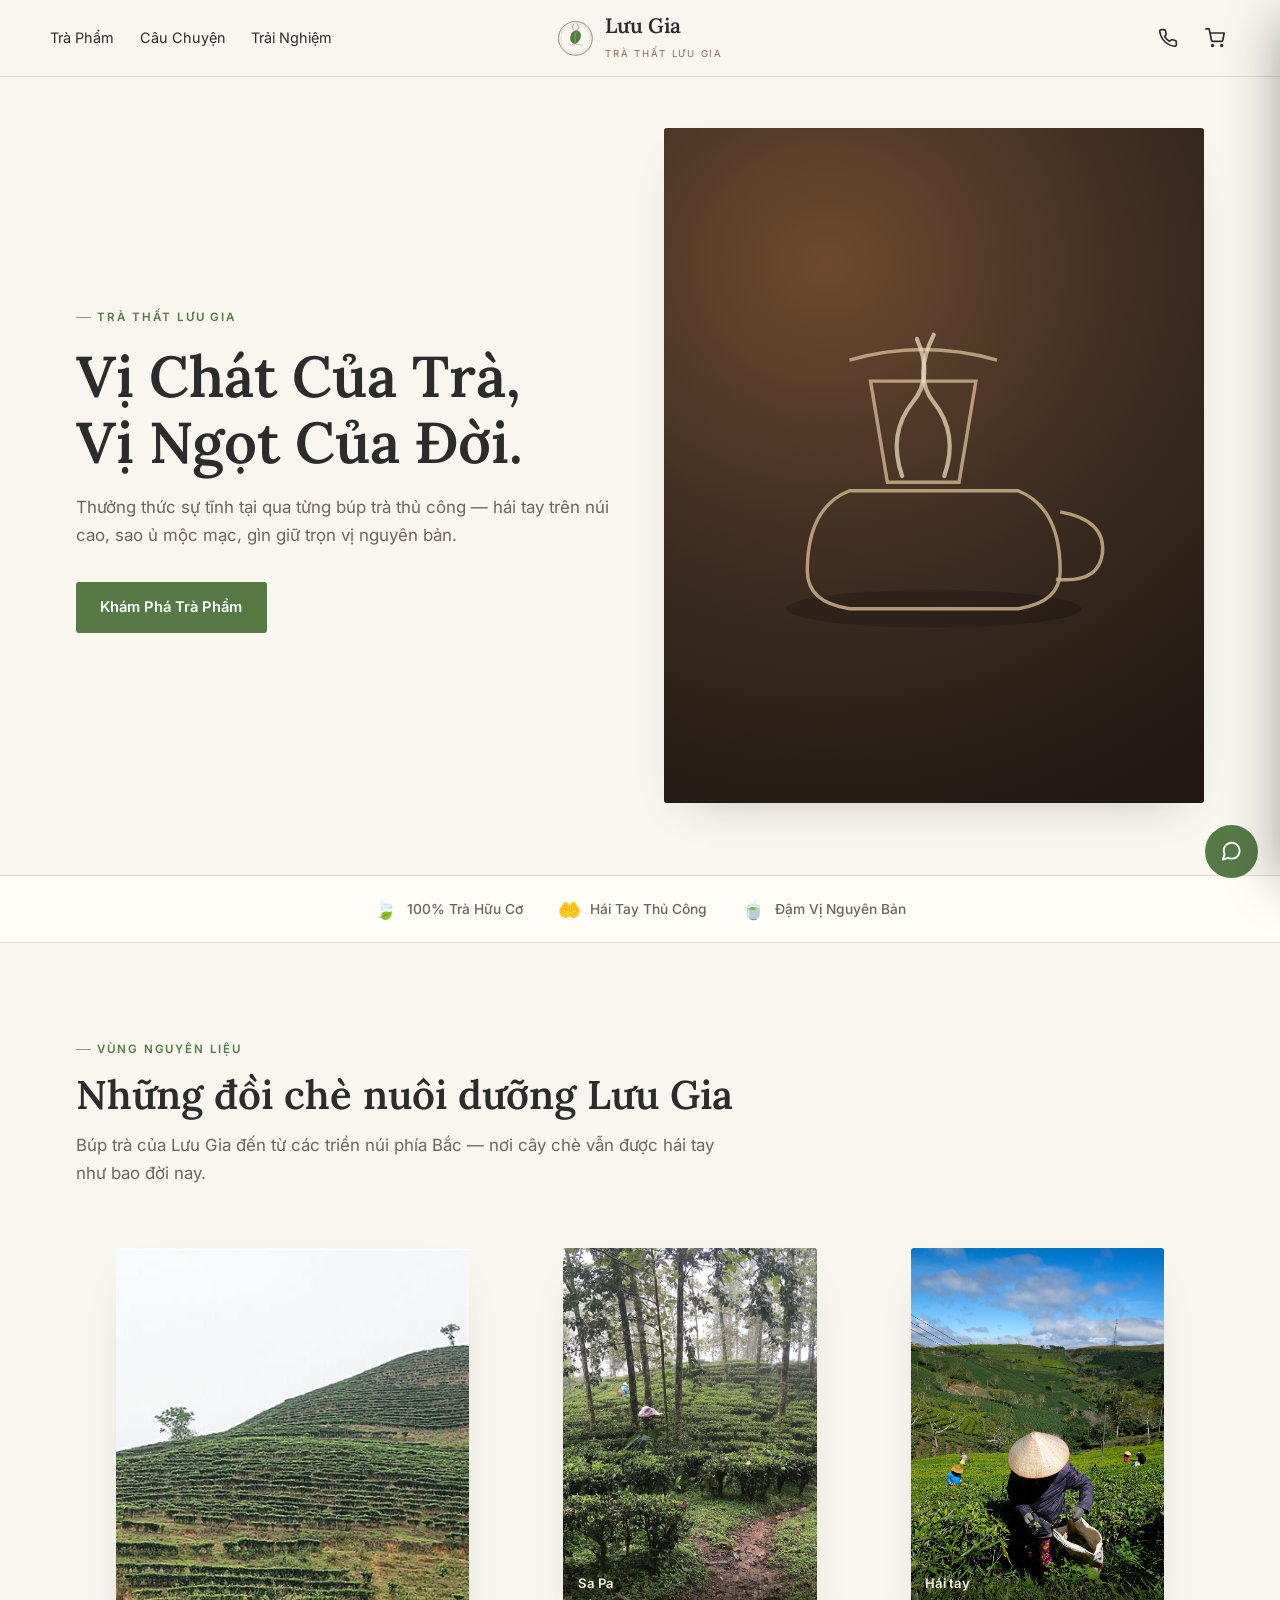
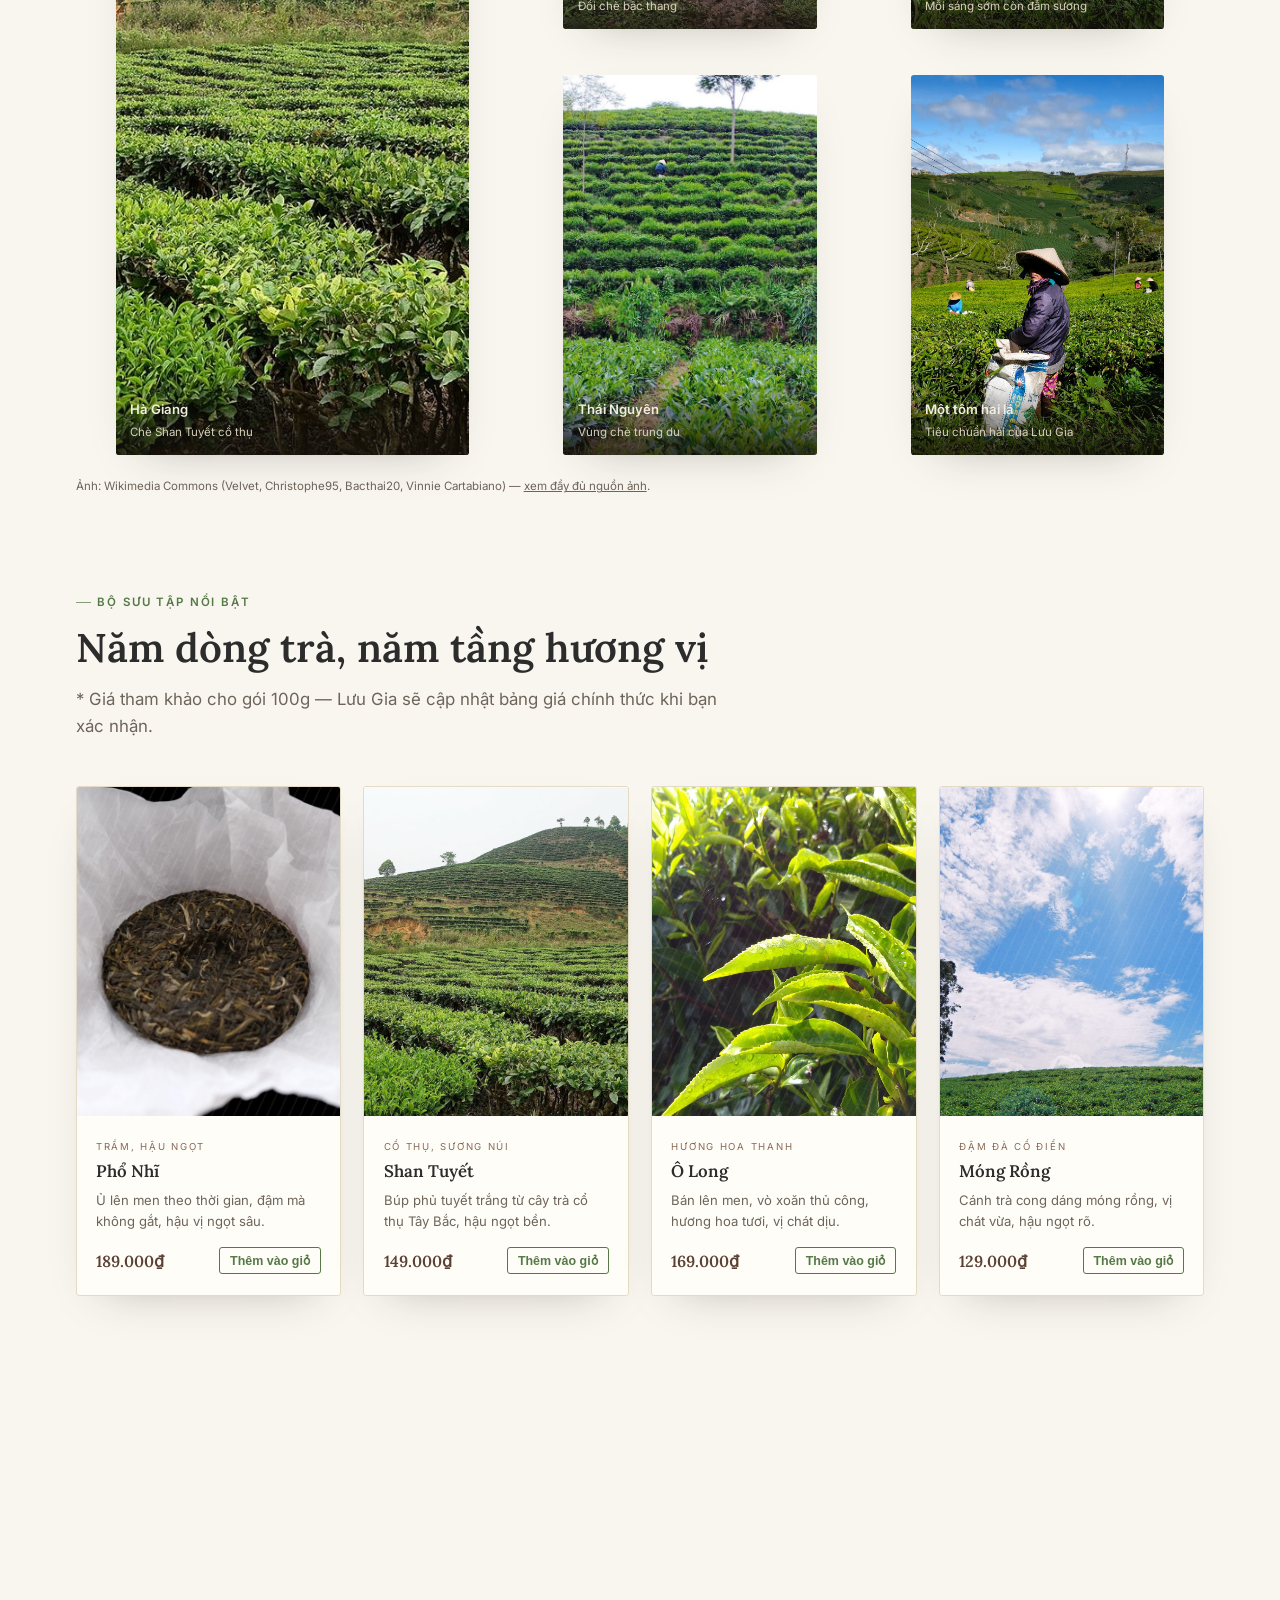
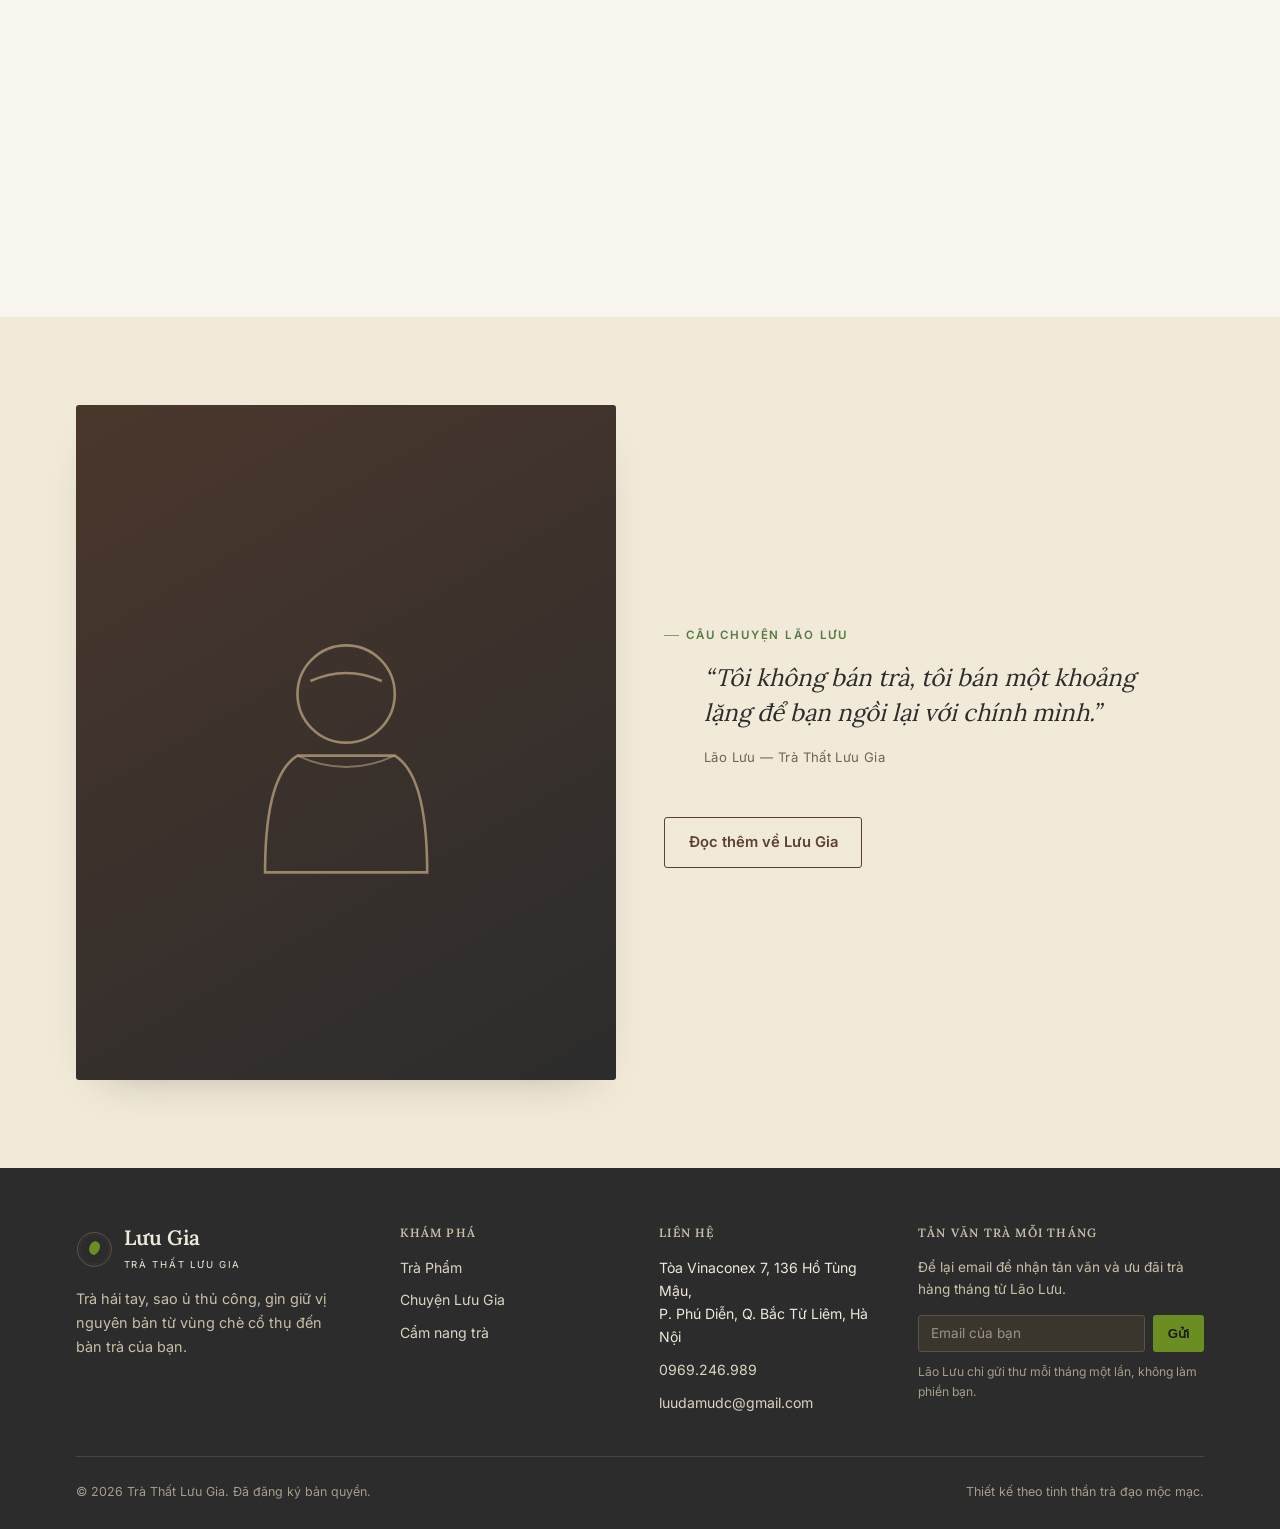
<file: index.html>
<!doctype html>
<html lang="vi">
<head>
<meta charset="UTF-8">
<meta name="viewport" content="width=device-width, initial-scale=1">
<title>Trà Thất Lưu Gia — Vị Chát Của Trà, Vị Ngọt Của Đời</title>
<meta name="description" content="Trà Thất Lưu Gia — trà đặc sản thủ công: Phổ Nhĩ, Shan Tuyết, Ô Long, Móng Rồng, Bạch Trà. Hái tay, sao ủ mộc mạc, gìn giữ vị nguyên bản.">
<link rel="icon" href="data:image/svg+xml,<svg xmlns=%22http://www.w3.org/2000/svg%22 viewBox=%220 0 100 100%22><text y=%22.9em%22 font-size=%2290%22>🍃</text></svg>">
<link rel="stylesheet" href="assets/fonts.css">
<link rel="stylesheet" href="assets/style.css">
<style>
  .hero{padding:3.2rem 0 4.5rem;}
  .hero-grid{display:grid;grid-template-columns:1fr 1fr;gap:3rem;align-items:center;}
  .hero h1{font-size:clamp(2.3rem,1.9rem + 2.2vw,3.6rem);margin:1rem 0 1.2rem;}
  .hero-actions{margin-top:2rem;}
  .hero-media{
    aspect-ratio:4/5;border-radius:var(--radius);overflow:hidden;position:relative;
    background:radial-gradient(120% 90% at 30% 20%, #6b4a30 0%, #3a2a1f 55%, #201812 100%);
    box-shadow:var(--shadow);
  }
  .hero-media video{width:100%;height:100%;object-fit:cover;display:block;}
  .hero-scene{position:absolute;inset:0;display:flex;align-items:center;justify-content:center;}
  .hero-scene svg{width:78%;height:78%;}
  .hero-steam{opacity:.75;animation:steamRise 6s ease-in-out infinite;}
  .hero-steam.s2{animation-delay:1.2s;}
  @keyframes steamRise{
    0%{opacity:0;transform:translateY(6px) scaleY(.9);}
    25%{opacity:.7;} 70%{opacity:0;} 100%{opacity:0;transform:translateY(-16px) scaleY(1.05);}
  }
  @media (prefers-reduced-motion:reduce){ .hero-steam{animation:none;opacity:.4;} }
  @media (max-width:900px){ .hero-grid{grid-template-columns:1fr;} .hero-media{order:-1;max-width:360px;margin:0 auto;} }

  .story-portrait svg{opacity:.85;}
</style>
</head>
<body>

<header class="site-header" id="site-header">
  <div class="wrap header-inner">
    <ul class="nav-links">
      <li><a href="index.html#san-pham">Trà Phẩm</a></li>
      <li><a href="chuyen-luu-gia.html">Câu Chuyện</a></li>
      <li><a href="cam-nang-tra-chau-a.html">Trải Nghiệm</a></li>
    </ul>
    <a class="brand-lockup" href="index.html">
      <svg class="brandmark" viewBox="0 0 120 120" role="img" aria-label="Biểu trưng Trà Thất Lưu Gia">
        <circle cx="60" cy="60" r="55" fill="none" stroke="#5C4033" stroke-width="2"/>
        <circle cx="60" cy="60" r="48" fill="none" stroke="#5C4033" stroke-width="0.75" opacity="0.5"/>
        <path d="M35 82 Q60 76 85 82" fill="none" stroke="#5C4033" stroke-width="1.25" opacity="0.65"/>
        <path d="M60 78 C48 78 40 66 44 52 C47 40 58 32 66 34 C78 37 82 52 74 65 C70 71 65 76 60 78 Z" fill="#557A46"/>
        <path d="M60 76 C58 64 58 50 63 38" fill="none" stroke="#F9F6F0" stroke-width="1.1" opacity="0.85"/>
        <path d="M52 32 Q46 22 54 14" fill="none" stroke="#5C4033" stroke-width="1.5" stroke-linecap="round"/>
        <path d="M68 32 Q74 22 66 12" fill="none" stroke="#5C4033" stroke-width="1.5" stroke-linecap="round"/>
      </svg>
      <span>
        <span class="brand-name">Lưu Gia</span>
        <span class="brand-tag">Trà Thất Lưu Gia</span>
      </span>
    </a>
    <div class="header-actions">
      <a class="icon-btn" href="tel:0969246989" aria-label="Gọi hotline">
        <svg viewBox="0 0 24 24" fill="none" stroke="currentColor" stroke-width="2" stroke-linecap="round" stroke-linejoin="round"><path d="M22 16.9v3a2 2 0 01-2.2 2 19.8 19.8 0 01-8.6-3.1 19.5 19.5 0 01-6-6 19.8 19.8 0 01-3.1-8.7A2 2 0 014.1 2h3a2 2 0 012 1.7c.1 1 .3 2 .6 2.9a2 2 0 01-.5 2.1L7.9 10a16 16 0 006 6l1.3-1.3a2 2 0 012.1-.5c.9.3 1.9.5 2.9.6a2 2 0 011.7 2z"/></svg>
      </a>
      <button class="icon-btn" data-open-cart aria-label="Mở giỏ hàng">
        <svg viewBox="0 0 24 24" fill="none" stroke="currentColor" stroke-width="2" stroke-linecap="round" stroke-linejoin="round"><circle cx="9" cy="21" r="1"/><circle cx="20" cy="21" r="1"/><path d="M1 1h4l2.7 13.4a2 2 0 002 1.6h9.7a2 2 0 002-1.6L23 6H6"/></svg>
        <span class="cart-count">0</span>
      </button>
      <button class="nav-toggle" id="nav-toggle" aria-label="Mở menu" aria-expanded="false">
        <span></span>
      </button>
    </div>
  </div>
</header>

<main>
  <!-- HERO -->
  <section class="hero">
    <div class="wrap hero-grid">
      <div>
        <span class="eyebrow">Trà Thất Lưu Gia</span>
        <h1>Vị Chát Của Trà,<br>Vị Ngọt Của Đời.</h1>
        <p class="lede">Thưởng thức sự tĩnh tại qua từng búp trà thủ công — hái tay trên núi cao, sao ủ mộc mạc, gìn giữ trọn vị nguyên bản.</p>
        <div class="hero-actions">
          <a class="btn btn-primary" href="#san-pham">Khám Phá Trà Phẩm</a>
        </div>
      </div>
      <div class="hero-media">
        <!-- Thả file video 10s (Lão Lưu rót trà, khói bốc mờ ảo) vào assets/hero.mp4 rồi bỏ comment thẻ <video> bên dưới để bật nền video theo đúng bản thiết kế. -->
        <!-- <video autoplay muted loop playsinline><source src="assets/hero.mp4" type="video/mp4"></video> -->
        <div class="hero-scene">
          <svg viewBox="0 0 200 200" aria-hidden="true">
            <ellipse cx="100" cy="168" rx="70" ry="9" fill="#000" opacity=".18"/>
            <path d="M40 150 Q40 120 60 112 L140 112 Q160 120 160 150 Q160 165 140 168 L60 168 Q40 165 40 150Z" fill="none" stroke="#C9B08A" stroke-width="1.6" opacity=".85"/>
            <path d="M160 122 Q182 126 180 142 Q178 156 158 154" fill="none" stroke="#C9B08A" stroke-width="1.6" opacity=".85"/>
            <path d="M70 60 L120 60 L112 108 L78 108Z" fill="none" stroke="#C9B08A" stroke-width="1.6" opacity=".85"/>
            <path d="M60 50 Q95 40 130 50" fill="none" stroke="#C9B08A" stroke-width="1.6" opacity=".85"/>
            <path class="hero-steam s1" d="M85 105 Q78 85 90 70 Q100 58 92 40" fill="none" stroke="#E9D9B8" stroke-width="2" stroke-linecap="round"/>
            <path class="hero-steam s2" d="M105 105 Q112 85 100 70 Q90 58 100 38" fill="none" stroke="#E9D9B8" stroke-width="2" stroke-linecap="round"/>
          </svg>
        </div>
      </div>
    </div>
  </section>

  <!-- TRUST BADGES -->
  <section class="trust-strip">
    <div class="wrap">
      <div class="trust-item"><span class="ico">🍃</span> 100% Trà Hữu Cơ</div>
      <div class="trust-item"><span class="ico">🤲</span> Hái Tay Thủ Công</div>
      <div class="trust-item"><span class="ico">🍵</span> Đậm Vị Nguyên Bản</div>
    </div>
  </section>

  <!-- REGION GALLERY -->
  <section class="section" style="padding-bottom:0;">
    <div class="wrap">
      <div class="section-head reveal">
        <span class="eyebrow">Vùng nguyên liệu</span>
        <h2>Những đồi chè nuôi dưỡng Lưu Gia</h2>
        <p class="lede" style="margin-top:.8rem;">Búp trà của Lưu Gia đến từ các triền núi phía Bắc — nơi cây chè vẫn được hái tay như bao đời nay.</p>
      </div>
      <div class="region-gallery reveal">
        <figure class="region-photo tall">
          <img src="assets/images/ha-giang-tea-trees.jpg" alt="Cây chè Shan Tuyết cổ thụ tại Hà Giang" loading="lazy">
          <figcaption>Hà Giang<span>Chè Shan Tuyết cổ thụ</span></figcaption>
        </figure>
        <figure class="region-photo">
          <img src="assets/images/sapa-tea-terraces.jpg" alt="Đồi chè bậc thang tại Sa Pa" loading="lazy">
          <figcaption>Sa Pa<span>Đồi chè bậc thang</span></figcaption>
        </figure>
        <figure class="region-photo">
          <img src="assets/images/tea-harvest-1.jpg" alt="Hái chè thủ công tại Việt Nam" loading="lazy">
          <figcaption>Hái tay<span>Mỗi sáng sớm còn đẫm sương</span></figcaption>
        </figure>
        <figure class="region-photo">
          <img src="assets/images/thai-nguyen-tea-hill.jpg" alt="Đồi chè tại Thái Nguyên" loading="lazy">
          <figcaption>Thái Nguyên<span>Vùng chè trung du</span></figcaption>
        </figure>
        <figure class="region-photo">
          <img src="assets/images/tea-harvest-2.jpg" alt="Búp chè một tôm hai lá mới hái" loading="lazy">
          <figcaption>Một tôm hai lá<span>Tiêu chuẩn hái của Lưu Gia</span></figcaption>
        </figure>
      </div>
      <p class="photo-credit-line">Ảnh: Wikimedia Commons (Velvet, Christophe95, Bacthai20, Vinnie Cartabiano) — <a href="photo-credits.html">xem đầy đủ nguồn ảnh</a>.</p>
    </div>
  </section>

  <!-- BEST SELLERS -->
  <section class="section" id="san-pham">
    <div class="wrap">
      <div class="section-head reveal">
        <span class="eyebrow">Bộ sưu tập nổi bật</span>
        <h2>Năm dòng trà, năm tầng hương vị</h2>
        <p class="lede" style="margin-top:.8rem;">* Giá tham khảo cho gói 100g — Lưu Gia sẽ cập nhật bảng giá chính thức khi bạn xác nhận.</p>
      </div>
      <div class="product-grid">

        <a class="product-card reveal" href="san-pham/pho-nhi.html">
          <div class="product-media has-photo"><img src="assets/images/puerh-cake-1.jpg" alt="Bánh trà Phổ Nhĩ ép truyền thống" loading="lazy"></div>
          <div class="product-body">
            <span class="brand-tag" style="color:var(--wood-soft);">Trầm, hậu ngọt</span>
            <h3 class="product-name">Phổ Nhĩ</h3>
            <p class="product-note">Ủ lên men theo thời gian, đậm mà không gắt, hậu vị ngọt sâu.</p>
            <div class="product-foot">
              <span class="product-price">189.000₫</span>
              <button class="add-cart" data-add-cart data-id="pho-nhi" data-name="Phổ Nhĩ" data-price="189000" onclick="event.preventDefault()">Thêm vào giỏ</button>
            </div>
          </div>
        </a>

        <div class="product-card reveal">
          <div class="product-media has-photo"><img src="assets/images/ha-giang-tea-trees.jpg" alt="Cây chè Shan Tuyết cổ thụ ở Hà Giang" loading="lazy"></div>
          <div class="product-body">
            <span class="brand-tag" style="color:var(--wood-soft);">Cổ thụ, sương núi</span>
            <h3 class="product-name">Shan Tuyết</h3>
            <p class="product-note">Búp phủ tuyết trắng từ cây trà cổ thụ Tây Bắc, hậu ngọt bền.</p>
            <div class="product-foot">
              <span class="product-price">149.000₫</span>
              <button class="add-cart" data-add-cart data-id="shan-tuyet" data-name="Shan Tuyết" data-price="149000">Thêm vào giỏ</button>
            </div>
          </div>
        </div>

        <div class="product-card reveal">
          <div class="product-media has-photo"><img src="assets/images/tea-shrub-closeup.jpg" alt="Búp trà Ô Long trên nương" loading="lazy"></div>
          <div class="product-body">
            <span class="brand-tag" style="color:var(--wood-soft);">Hương hoa thanh</span>
            <h3 class="product-name">Ô Long</h3>
            <p class="product-note">Bán lên men, vò xoăn thủ công, hương hoa tươi, vị chát dịu.</p>
            <div class="product-foot">
              <span class="product-price">169.000₫</span>
              <button class="add-cart" data-add-cart data-id="o-long" data-name="Ô Long" data-price="169000">Thêm vào giỏ</button>
            </div>
          </div>
        </div>

        <div class="product-card reveal">
          <div class="product-media has-photo"><img src="assets/images/dalat-tea-hill.jpg" alt="Đồi chè nguyên liệu cho dòng Móng Rồng" loading="lazy"></div>
          <div class="product-body">
            <span class="brand-tag" style="color:var(--wood-soft);">Đậm đà cổ điển</span>
            <h3 class="product-name">Móng Rồng</h3>
            <p class="product-note">Cánh trà cong dáng móng rồng, vị chát vừa, hậu ngọt rõ.</p>
            <div class="product-foot">
              <span class="product-price">129.000₫</span>
              <button class="add-cart" data-add-cart data-id="mong-rong" data-name="Móng Rồng" data-price="129000">Thêm vào giỏ</button>
            </div>
          </div>
        </div>

        <div class="product-card reveal">
          <div class="product-media has-photo"><img src="assets/images/camellia-sinensis-flower.jpg" alt="Hoa trà Camellia sinensis, cây nguyên liệu của Bạch Trà" loading="lazy"></div>
          <div class="product-body">
            <span class="brand-tag" style="color:var(--wood-soft);">Thanh nhẹ nguyên bản</span>
            <h3 class="product-name">Bạch Trà</h3>
            <p class="product-note">Búp non phủ lông tơ trắng, ít can thiệp nhất, vị thanh mát.</p>
            <div class="product-foot">
              <span class="product-price">219.000₫</span>
              <button class="add-cart" data-add-cart data-id="bach-tra" data-name="Bạch Trà" data-price="219000">Thêm vào giỏ</button>
            </div>
          </div>
        </div>

      </div>
    </div>
  </section>

  <!-- LÃO LƯU STORY -->
  <section class="section section-alt">
    <div class="wrap story-split">
      <div class="story-portrait reveal" aria-hidden="true">
        <svg viewBox="0 0 200 220">
          <path d="M50 190 Q50 130 70 118 L130 118 Q150 130 150 190Z" fill="none" stroke="#C9B08A" stroke-width="1.6" opacity=".8"/>
          <circle cx="100" cy="80" r="30" fill="none" stroke="#C9B08A" stroke-width="1.6" opacity=".8"/>
          <path d="M78 72 Q100 62 122 72" fill="none" stroke="#C9B08A" stroke-width="1.6" opacity=".8"/>
          <path d="M70 118 Q100 132 130 118" fill="none" stroke="#C9B08A" stroke-width="1.2" opacity=".6"/>
        </svg>
      </div>
      <div class="reveal">
        <span class="eyebrow">Câu chuyện Lão Lưu</span>
        <blockquote class="story-quote" style="margin-top:1rem;">
          “Tôi không bán trà, tôi bán một khoảng lặng để bạn ngồi lại với chính mình.”
          <cite>Lão Lưu — Trà Thất Lưu Gia</cite>
        </blockquote>
        <a class="btn btn-outline" style="margin-top:1.6rem;" href="chuyen-luu-gia.html">Đọc thêm về Lưu Gia</a>
      </div>
    </div>
  </section>
</main>

<footer class="site-footer">
  <div class="wrap">
    <div class="footer-grid">
      <div class="footer-col">
        <a class="brand-lockup" href="index.html">
          <svg class="brandmark" viewBox="0 0 120 120" aria-hidden="true">
            <circle cx="60" cy="60" r="55" fill="none" stroke="#8A6A57" stroke-width="2"/>
            <circle cx="60" cy="60" r="48" fill="none" stroke="#8A6A57" stroke-width="0.75" opacity="0.5"/>
            <path d="M60 78 C48 78 40 66 44 52 C47 40 58 32 66 34 C78 37 82 52 74 65 C70 71 65 76 60 78 Z" fill="#6B8E23"/>
          </svg>
          <span><span class="brand-name">Lưu Gia</span><span class="brand-tag">Trà Thất Lưu Gia</span></span>
        </a>
        <p class="footer-tagline">Trà hái tay, sao ủ thủ công, gìn giữ vị nguyên bản từ vùng chè cổ thụ đến bàn trà của bạn.</p>
      </div>
      <div class="footer-col">
        <h4>Khám phá</h4>
        <ul>
          <li><a href="index.html#san-pham">Trà Phẩm</a></li>
          <li><a href="chuyen-luu-gia.html">Chuyện Lưu Gia</a></li>
          <li><a href="cam-nang-tra-chau-a.html">Cẩm nang trà</a></li>
        </ul>
      </div>
      <div class="footer-col">
        <h4>Liên hệ</h4>
        <ul>
          <li>Tòa Vinaconex 7, 136 Hồ Tùng Mậu,<br>P. Phú Diễn, Q. Bắc Từ Liêm, Hà Nội</li>
          <li><a href="tel:0969246989">0969.246.989</a></li>
          <li><a href="mailto:luudamudc@gmail.com">luudamudc@gmail.com</a></li>
        </ul>
      </div>
      <div class="footer-col">
        <h4>Tản văn trà mỗi tháng</h4>
        <p style="font-size:.85rem;color:#C9BFA8;">Để lại email để nhận tản văn và ưu đãi trà hàng tháng từ Lão Lưu.</p>
        <form class="signup-form" id="signup-form">
          <input type="email" required placeholder="Email của bạn">
          <button type="submit">Gửi</button>
        </form>
        <p class="signup-note">Lão Lưu chỉ gửi thư mỗi tháng một lần, không làm phiền bạn.</p>
      </div>
    </div>
    <div class="footer-bottom">
      <span>© 2026 Trà Thất Lưu Gia. Đã đăng ký bản quyền.</span>
      <span>Thiết kế theo tinh thần trà đạo mộc mạc.</span>
    </div>
  </div>
</footer>

<!-- CART DRAWER -->
<div class="cart-drawer" id="cart-drawer" role="dialog" aria-label="Giỏ hàng">
  <div class="cart-drawer-head">
    <h3>Giỏ hàng của bạn</h3>
    <button class="icon-btn" data-close-cart aria-label="Đóng giỏ hàng">
      <svg viewBox="0 0 24 24" fill="none" stroke="currentColor" stroke-width="2" stroke-linecap="round"><path d="M18 6L6 18M6 6l12 12"/></svg>
    </button>
  </div>
  <div class="cart-items" id="cart-items"></div>
  <div class="cart-drawer-foot">
    <div style="display:flex;justify-content:space-between;font-weight:600;"><span>Tạm tính</span><span id="cart-total">0₫</span></div>
    <p class="cart-note">Lưu Gia chưa hỗ trợ thanh toán trực tuyến — Lão Lưu sẽ liên hệ qua Zalo/hotline để xác nhận và chuyển khoản QR.</p>
    <a class="btn btn-primary btn-wide" href="https://zalo.me/84969246989" target="_blank" rel="noopener">Đặt hàng qua Zalo</a>
  </div>
</div>

<!-- EXIT-INTENT POPUP -->
<div class="popup-overlay" id="exit-popup">
  <div class="popup-card">
    <button class="popup-close" data-close-popup aria-label="Đóng">
      <svg viewBox="0 0 24 24" fill="none" stroke="currentColor" stroke-width="2" stroke-linecap="round"><path d="M18 6L6 18M6 6l12 12"/></svg>
    </button>
    <span class="eyebrow">Lời mời từ Lão Lưu</span>
    <h3 style="margin-top:.6rem;">Lão Lưu gửi bạn mã mời trà</h3>
    <p>Giảm 10% cho lần gặp gỡ đầu tiên giữa bạn và Trà Thất Lưu Gia.</p>
    <div class="popup-code">MOITRA10</div>
    <a class="btn btn-primary btn-wide" href="#san-pham" data-close-popup>Nhận ưu đãi &amp; chọn trà</a>
  </div>
</div>

<!-- CHAT LAUNCHER -->
<div class="chat-launcher" id="chat-launcher">
  <div class="chat-options" id="chat-options">
    <a class="chat-btn chat-messenger" href="https://m.me/Tinhtamtra1109" target="_blank" rel="noopener" aria-label="Chat qua Messenger">
      <span class="chat-icon" aria-hidden="true"><svg viewBox="0 0 36 36"><path d="M10.5 3v16.5h4.5v13.5l10.5-18h-6l6-12z" fill="#fff"/></svg></span>
      <span>Messenger</span>
    </a>
    <a class="chat-btn chat-zalo" href="https://zalo.me/84969246989" target="_blank" rel="noopener" aria-label="Chat qua Zalo">
      <span class="chat-icon" aria-hidden="true"><svg viewBox="0 0 36 36"><text x="18" y="24" text-anchor="middle" font-family="Arial,sans-serif" font-size="17" font-weight="700" fill="#fff">Z</text></svg></span>
      <span>Zalo</span>
    </a>
  </div>
  <button class="chat-toggle" id="chat-toggle" aria-expanded="false" aria-label="Mở khung chat">
    <svg class="icon-chat" viewBox="0 0 24 24" fill="none" stroke="currentColor" stroke-width="2" stroke-linecap="round" stroke-linejoin="round"><path d="M21 11.5a8.38 8.38 0 01-.9 3.8 8.5 8.5 0 01-7.6 4.7 8.38 8.38 0 01-3.8-.9L3 21l1.9-5.7a8.38 8.38 0 01-.9-3.8 8.5 8.5 0 014.7-7.6 8.38 8.38 0 013.8-.9h.5a8.48 8.48 0 018 8v.5z"/></svg>
    <svg class="icon-close" viewBox="0 0 24 24" fill="none" stroke="currentColor" stroke-width="2" stroke-linecap="round" stroke-linejoin="round"><path d="M18 6L6 18M6 6l12 12"/></svg>
  </button>
</div>

<script src="assets/site.js"></script>
</body>
</html>
</file>
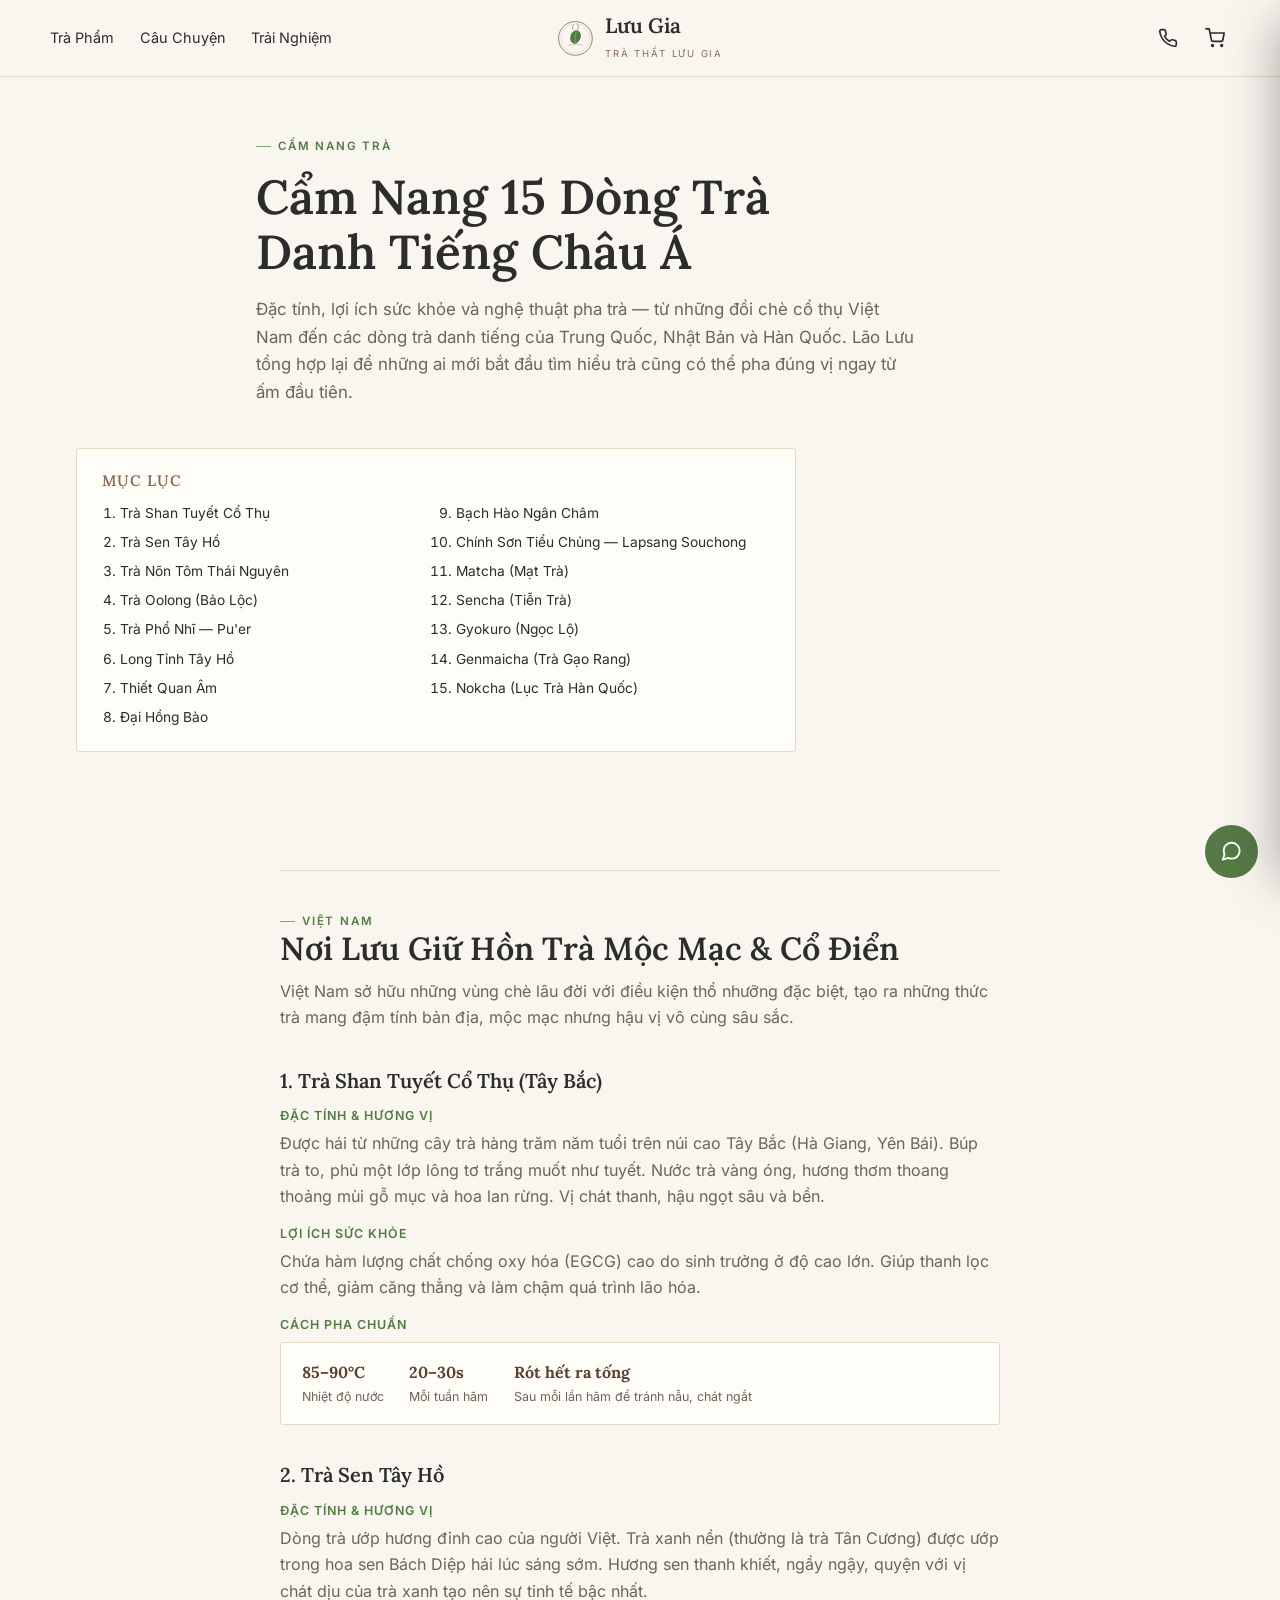
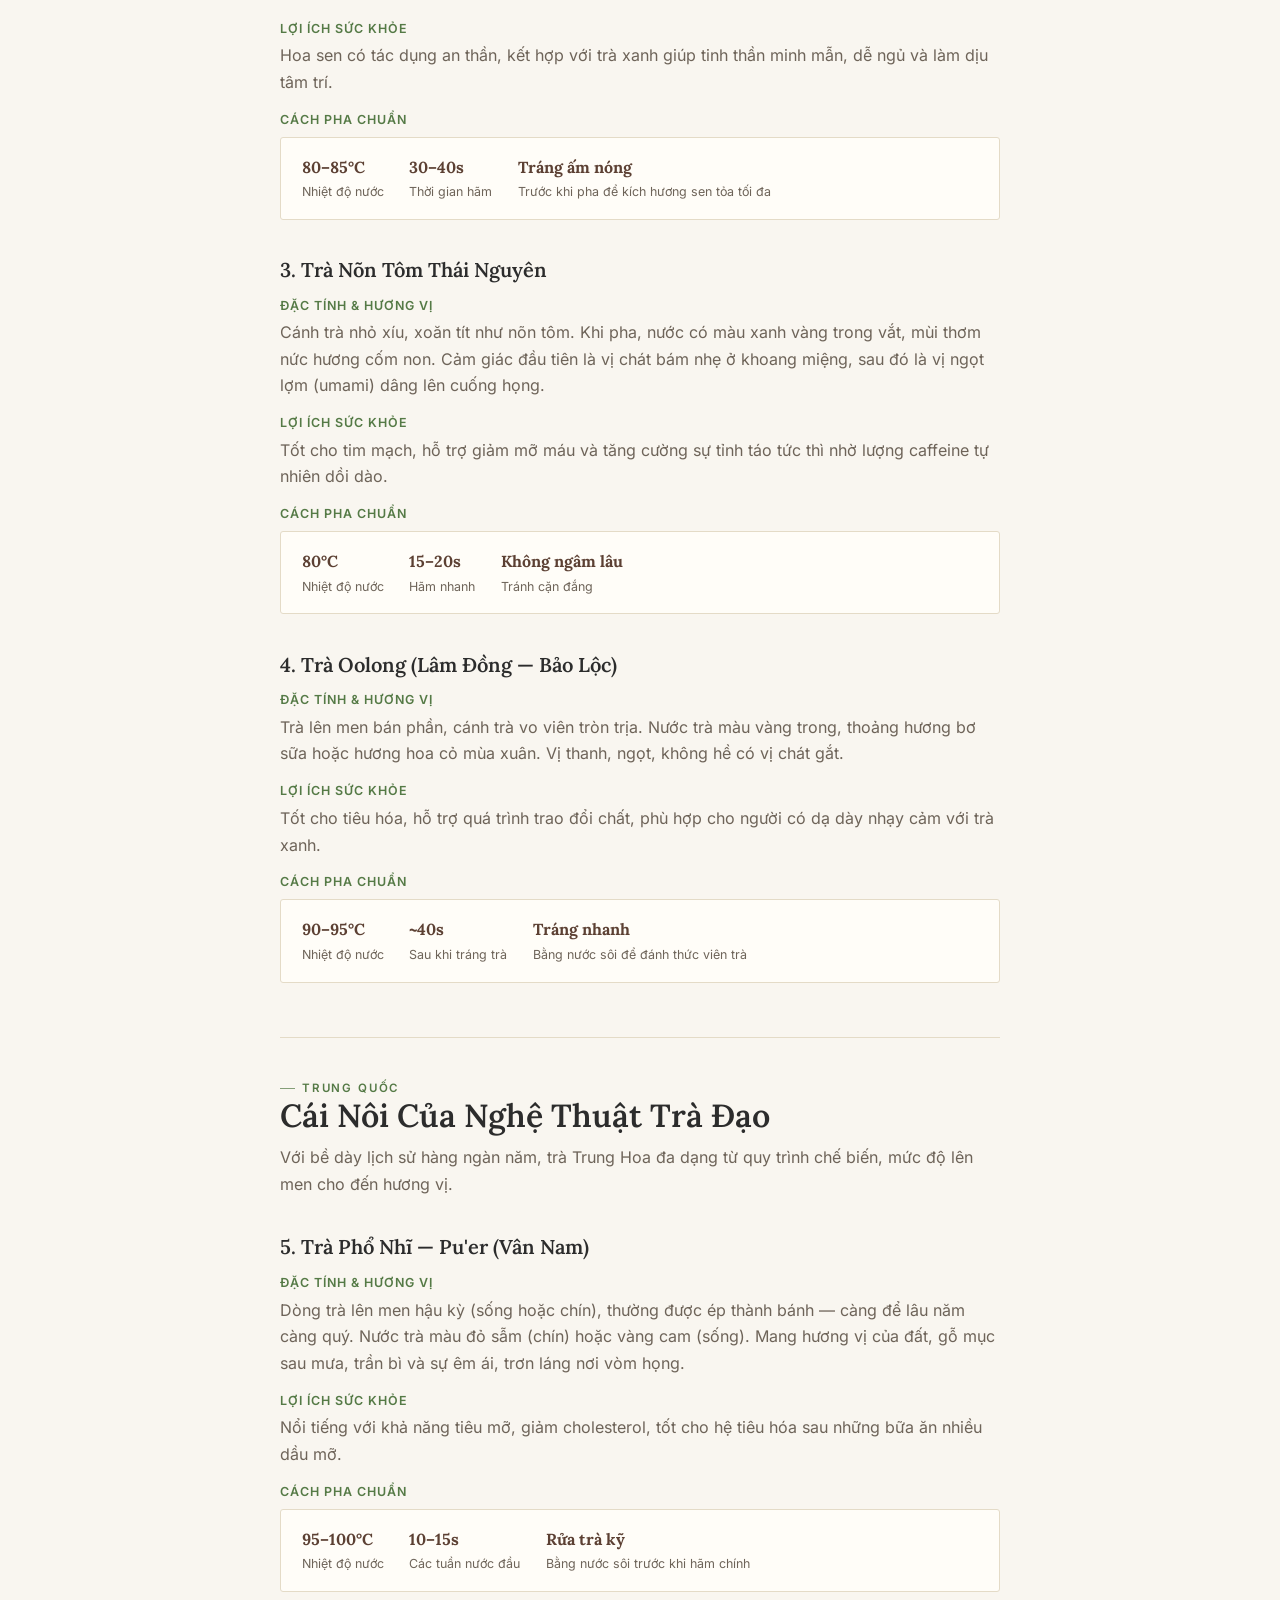
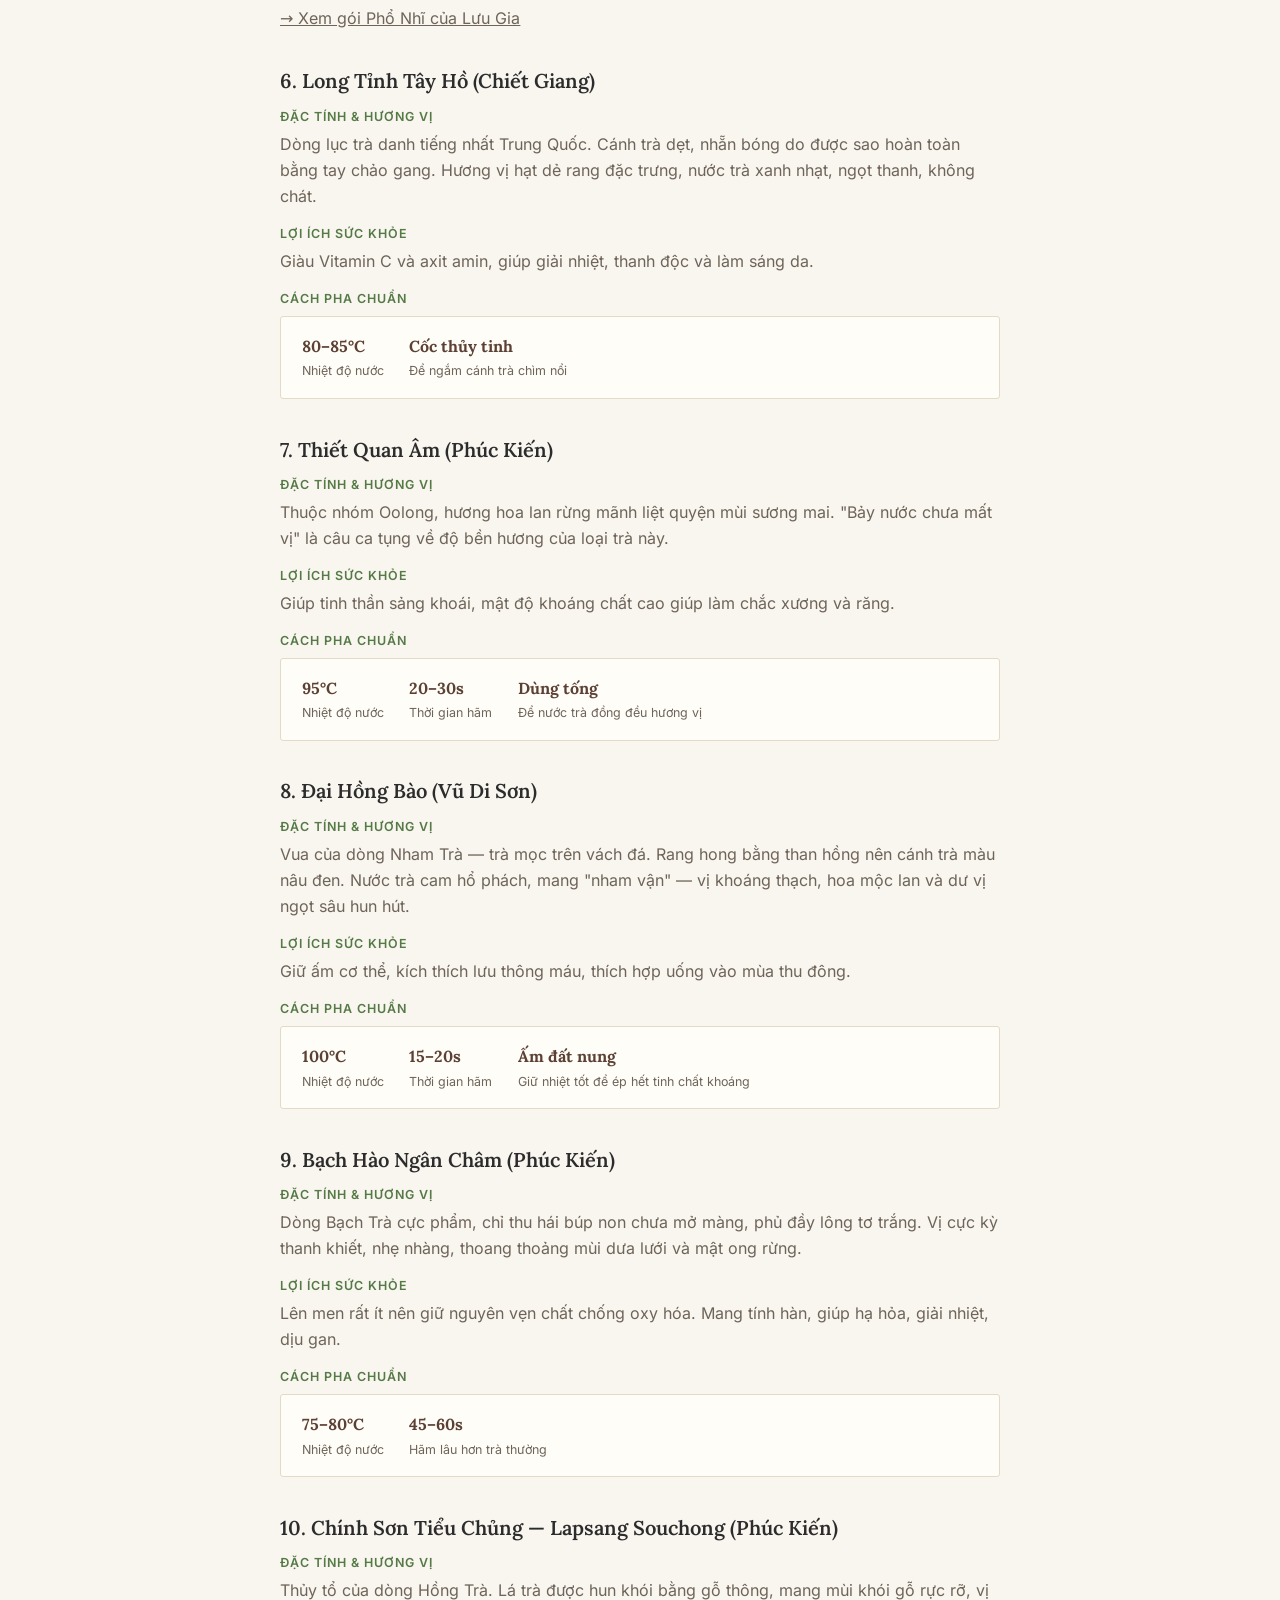
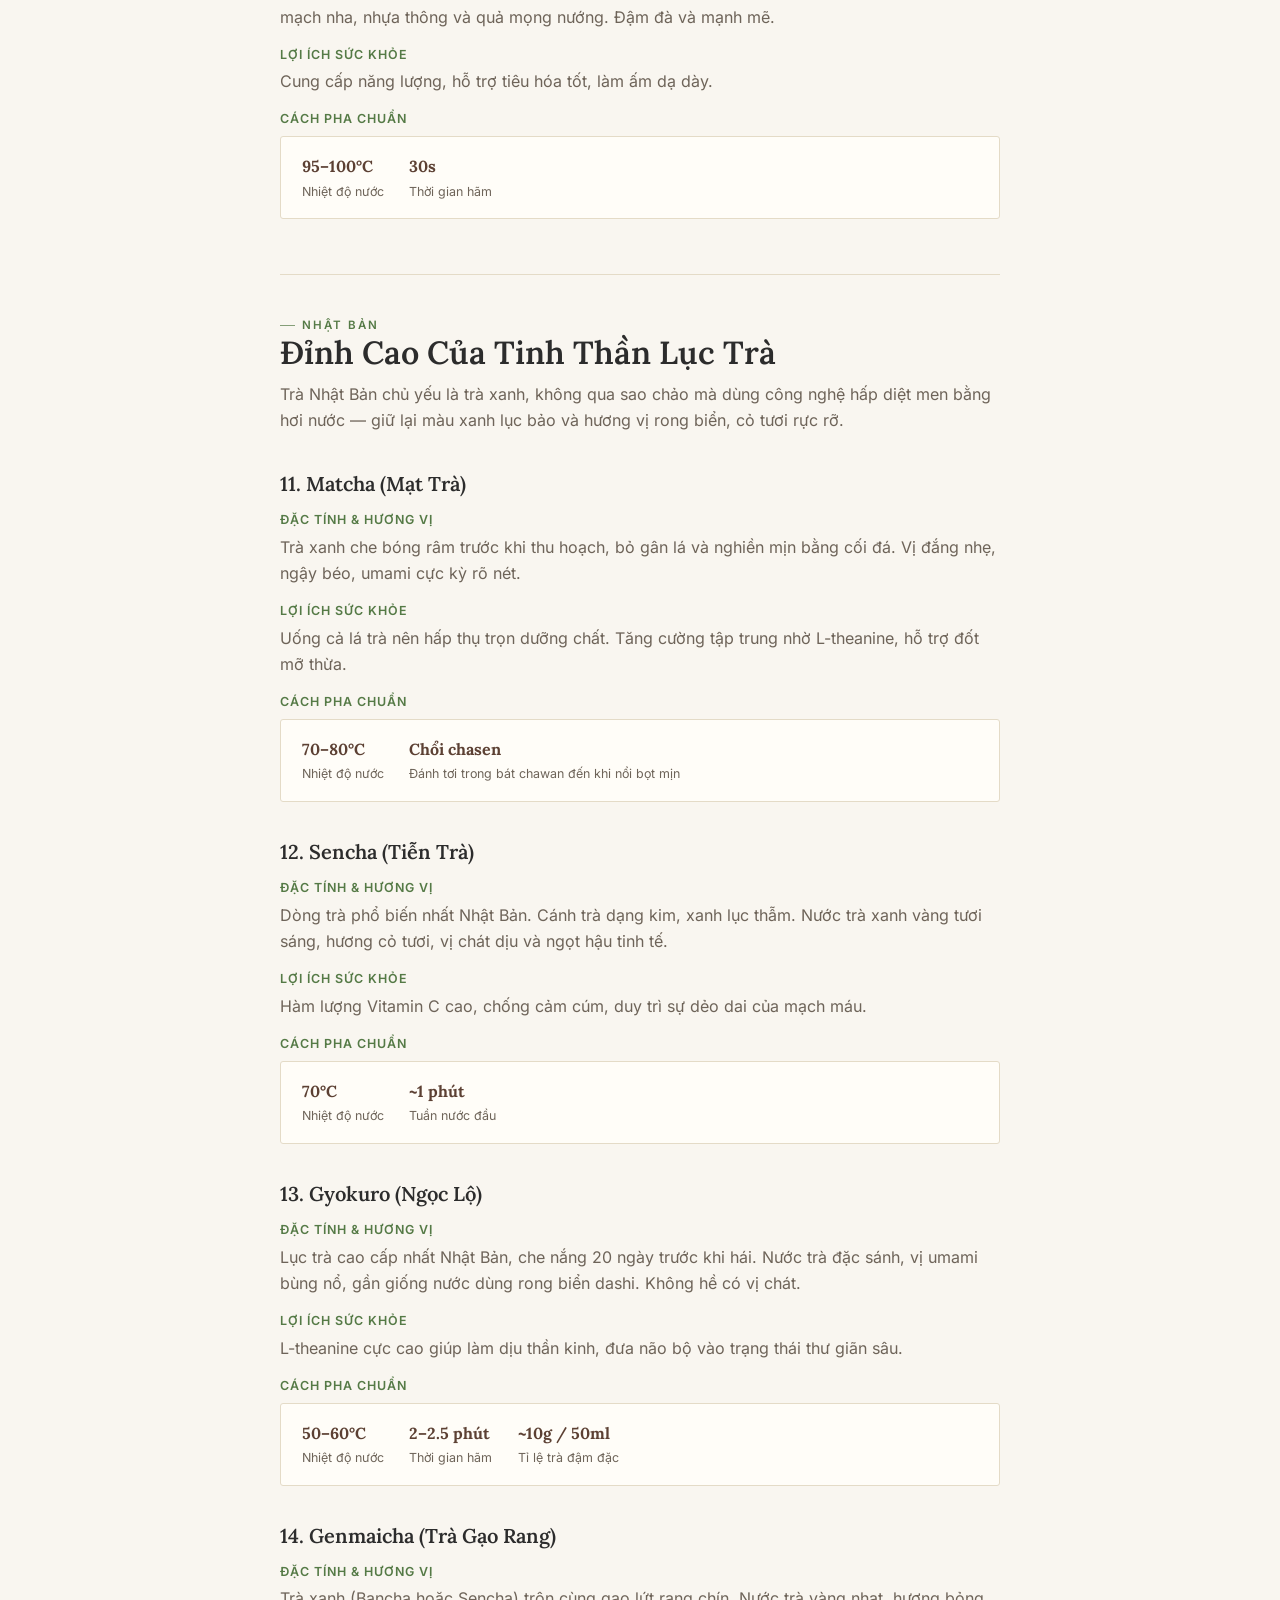
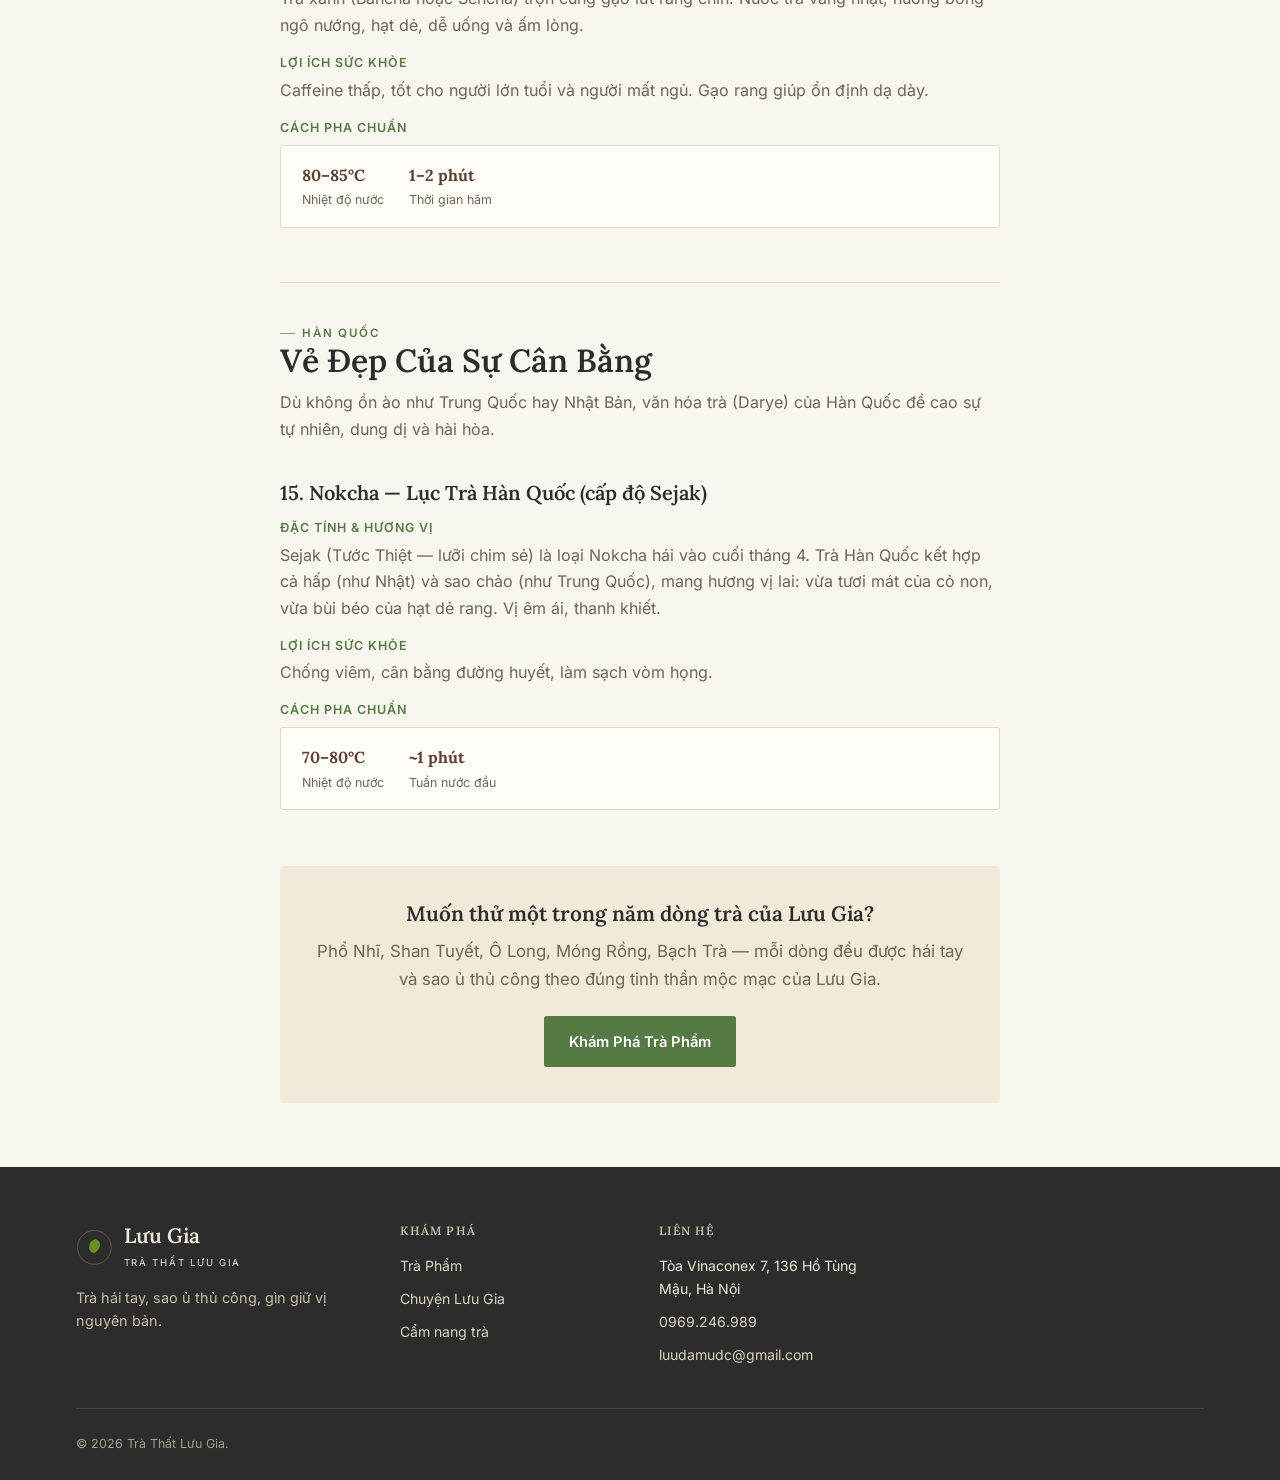
<file: cam-nang-tra-chau-a.html>
<!doctype html>
<html lang="vi">
<head>
<meta charset="UTF-8">
<meta name="viewport" content="width=device-width, initial-scale=1">
<title>Cẩm Nang 15 Dòng Trà Danh Tiếng Châu Á — Trà Thất Lưu Gia</title>
<meta name="description" content="Đặc tính, lợi ích sức khỏe và cách pha chuẩn của 15 dòng trà danh tiếng Việt Nam, Trung Quốc, Nhật Bản và Hàn Quốc.">
<link rel="icon" href="data:image/svg+xml,<svg xmlns=%22http://www.w3.org/2000/svg%22 viewBox=%220 0 100 100%22><text y=%22.9em%22 font-size=%2290%22>🍃</text></svg>">
<link rel="stylesheet" href="assets/fonts.css">
<link rel="stylesheet" href="assets/style.css">
<style>
  .article-head{padding:3.2rem 0 1rem;max-width:48rem;}
  .article-head h1{font-size:clamp(2rem,1.7rem + 1.6vw,3rem);margin-top:.9rem;}
  .article-body{max-width:72ch;padding:1rem 0 4rem;}

  .toc{background:var(--card);border:1px solid var(--line);border-radius:var(--radius);padding:1.4rem 1.6rem;margin:1.6rem 0 3rem;max-width:72ch;}
  .toc h2{font-size:.95rem;letter-spacing:.06em;text-transform:uppercase;color:var(--wood-soft);margin-bottom:.8rem;}
  .toc ol{margin:0;padding-left:1.1rem;columns:2;gap:1.5rem;font-size:.86rem;}
  .toc li{margin-bottom:.4rem;break-inside:avoid;}
  .toc a{text-decoration:none;color:var(--text);}
  .toc a:hover{color:var(--accent);}
  @media (max-width:600px){ .toc ol{columns:1;} }

  .region-head{margin:3.4rem 0 1.6rem;padding-top:2rem;border-top:1px solid var(--line);}
  .region-head h2{font-size:clamp(1.5rem,1.3rem + 1vw,2rem);}
  .region-head p{color:var(--text-soft);margin-top:.6rem;}

  .tea-entry{margin:2.4rem 0;scroll-margin-top:5rem;}
  .tea-entry h3{font-size:1.25rem;}
  .tea-entry h4{font-family:"Site Body",sans-serif;font-size:.78rem;letter-spacing:.08em;text-transform:uppercase;color:var(--accent);margin:1.1rem 0 .4rem;}
  .tea-entry p{color:var(--text-soft);}
  .brew-card{
    display:flex;flex-wrap:wrap;gap:1.6rem;background:var(--card);border:1px solid var(--line);
    border-radius:var(--radius);padding:1rem 1.3rem;margin-top:.6rem;font-size:.86rem;
  }
  .brew-card div b{display:block;font-family:"Site Heading",serif;color:var(--wood);font-size:1rem;}
  .brew-card div span{color:var(--text-soft);font-size:.78rem;}

  .article-cta{
    margin-top:3.5rem;padding:2.2rem;background:var(--bg-alt);border-radius:var(--radius);
    text-align:center;max-width:72ch;
  }
</style>
</head>
<body>

<header class="site-header" id="site-header">
  <div class="wrap header-inner">
    <ul class="nav-links">
      <li><a href="index.html#san-pham">Trà Phẩm</a></li>
      <li><a href="chuyen-luu-gia.html">Câu Chuyện</a></li>
      <li><a href="cam-nang-tra-chau-a.html">Trải Nghiệm</a></li>
    </ul>
    <a class="brand-lockup" href="index.html">
      <svg class="brandmark" viewBox="0 0 120 120" role="img" aria-label="Biểu trưng Trà Thất Lưu Gia">
        <circle cx="60" cy="60" r="55" fill="none" stroke="#5C4033" stroke-width="2"/>
        <circle cx="60" cy="60" r="48" fill="none" stroke="#5C4033" stroke-width="0.75" opacity="0.5"/>
        <path d="M35 82 Q60 76 85 82" fill="none" stroke="#5C4033" stroke-width="1.25" opacity="0.65"/>
        <path d="M60 78 C48 78 40 66 44 52 C47 40 58 32 66 34 C78 37 82 52 74 65 C70 71 65 76 60 78 Z" fill="#557A46"/>
        <path d="M60 76 C58 64 58 50 63 38" fill="none" stroke="#F9F6F0" stroke-width="1.1" opacity="0.85"/>
        <path d="M52 32 Q46 22 54 14" fill="none" stroke="#5C4033" stroke-width="1.5" stroke-linecap="round"/>
        <path d="M68 32 Q74 22 66 12" fill="none" stroke="#5C4033" stroke-width="1.5" stroke-linecap="round"/>
      </svg>
      <span><span class="brand-name">Lưu Gia</span><span class="brand-tag">Trà Thất Lưu Gia</span></span>
    </a>
    <div class="header-actions">
      <a class="icon-btn" href="tel:0969246989" aria-label="Gọi hotline"><svg viewBox="0 0 24 24" fill="none" stroke="currentColor" stroke-width="2" stroke-linecap="round" stroke-linejoin="round"><path d="M22 16.9v3a2 2 0 01-2.2 2 19.8 19.8 0 01-8.6-3.1 19.5 19.5 0 01-6-6 19.8 19.8 0 01-3.1-8.7A2 2 0 014.1 2h3a2 2 0 012 1.7c.1 1 .3 2 .6 2.9a2 2 0 01-.5 2.1L7.9 10a16 16 0 006 6l1.3-1.3a2 2 0 012.1-.5c.9.3 1.9.5 2.9.6a2 2 0 011.7 2z"/></svg></a>
      <button class="icon-btn" data-open-cart aria-label="Mở giỏ hàng">
        <svg viewBox="0 0 24 24" fill="none" stroke="currentColor" stroke-width="2" stroke-linecap="round" stroke-linejoin="round"><circle cx="9" cy="21" r="1"/><circle cx="20" cy="21" r="1"/><path d="M1 1h4l2.7 13.4a2 2 0 002 1.6h9.7a2 2 0 002-1.6L23 6H6"/></svg>
        <span class="cart-count">0</span>
      </button>
      <button class="nav-toggle" id="nav-toggle" aria-label="Mở menu" aria-expanded="false"><span></span></button>
    </div>
  </div>
</header>

<main>
  <div class="wrap article-head reveal">
    <span class="eyebrow">Cẩm nang trà</span>
    <h1>Cẩm Nang 15 Dòng Trà Danh Tiếng Châu Á</h1>
    <p class="lede" style="margin-top:1rem;">Đặc tính, lợi ích sức khỏe và nghệ thuật pha trà — từ những đồi chè cổ thụ Việt Nam đến các dòng trà danh tiếng của Trung Quốc, Nhật Bản và Hàn Quốc. Lão Lưu tổng hợp lại để những ai mới bắt đầu tìm hiểu trà cũng có thể pha đúng vị ngay từ ấm đầu tiên.</p>
  </div>

  <div class="wrap">
    <nav class="toc reveal" aria-label="Mục lục">
      <h2>Mục lục</h2>
      <ol>
        <li><a href="#shan-tuyet-co-thu">Trà Shan Tuyết Cổ Thụ</a></li>
        <li><a href="#tra-sen-tay-ho">Trà Sen Tây Hồ</a></li>
        <li><a href="#non-tom-thai-nguyen">Trà Nõn Tôm Thái Nguyên</a></li>
        <li><a href="#oolong-bao-loc">Trà Oolong (Bảo Lộc)</a></li>
        <li><a href="#pho-nhi">Trà Phổ Nhĩ — Pu'er</a></li>
        <li><a href="#long-tinh">Long Tỉnh Tây Hồ</a></li>
        <li><a href="#thiet-quan-am">Thiết Quan Âm</a></li>
        <li><a href="#dai-hong-bao">Đại Hồng Bào</a></li>
        <li><a href="#bach-hao-ngan-cham">Bạch Hào Ngân Châm</a></li>
        <li><a href="#lapsang">Chính Sơn Tiểu Chủng — Lapsang Souchong</a></li>
        <li><a href="#matcha">Matcha (Mạt Trà)</a></li>
        <li><a href="#sencha">Sencha (Tiễn Trà)</a></li>
        <li><a href="#gyokuro">Gyokuro (Ngọc Lộ)</a></li>
        <li><a href="#genmaicha">Genmaicha (Trà Gạo Rang)</a></li>
        <li><a href="#nokcha">Nokcha (Lục Trà Hàn Quốc)</a></li>
      </ol>
    </nav>
  </div>

  <article class="wrap article-body">

    <div class="region-head reveal">
      <span class="eyebrow">Việt Nam</span>
      <h2>Nơi Lưu Giữ Hồn Trà Mộc Mạc &amp; Cổ Điển</h2>
      <p>Việt Nam sở hữu những vùng chè lâu đời với điều kiện thổ nhưỡng đặc biệt, tạo ra những thức trà mang đậm tính bản địa, mộc mạc nhưng hậu vị vô cùng sâu sắc.</p>
    </div>

    <section class="tea-entry reveal" id="shan-tuyet-co-thu">
      <h3>1. Trà Shan Tuyết Cổ Thụ (Tây Bắc)</h3>
      <h4>Đặc tính &amp; hương vị</h4>
      <p>Được hái từ những cây trà hàng trăm năm tuổi trên núi cao Tây Bắc (Hà Giang, Yên Bái). Búp trà to, phủ một lớp lông tơ trắng muốt như tuyết. Nước trà vàng óng, hương thơm thoang thoảng mùi gỗ mục và hoa lan rừng. Vị chát thanh, hậu ngọt sâu và bền.</p>
      <h4>Lợi ích sức khỏe</h4>
      <p>Chứa hàm lượng chất chống oxy hóa (EGCG) cao do sinh trưởng ở độ cao lớn. Giúp thanh lọc cơ thể, giảm căng thẳng và làm chậm quá trình lão hóa.</p>
      <h4>Cách pha chuẩn</h4>
      <div class="brew-card">
        <div><b>85–90°C</b><span>Nhiệt độ nước</span></div>
        <div><b>20–30s</b><span>Mỗi tuần hãm</span></div>
        <div><b>Rót hết ra tống</b><span>Sau mỗi lần hãm để tránh nẫu, chát ngắt</span></div>
      </div>
    </section>

    <section class="tea-entry reveal" id="tra-sen-tay-ho">
      <h3>2. Trà Sen Tây Hồ</h3>
      <h4>Đặc tính &amp; hương vị</h4>
      <p>Dòng trà ướp hương đỉnh cao của người Việt. Trà xanh nền (thường là trà Tân Cương) được ướp trong hoa sen Bách Diệp hái lúc sáng sớm. Hương sen thanh khiết, ngầy ngậy, quyện với vị chát dịu của trà xanh tạo nên sự tinh tế bậc nhất.</p>
      <h4>Lợi ích sức khỏe</h4>
      <p>Hoa sen có tác dụng an thần, kết hợp với trà xanh giúp tinh thần minh mẫn, dễ ngủ và làm dịu tâm trí.</p>
      <h4>Cách pha chuẩn</h4>
      <div class="brew-card">
        <div><b>80–85°C</b><span>Nhiệt độ nước</span></div>
        <div><b>30–40s</b><span>Thời gian hãm</span></div>
        <div><b>Tráng ấm nóng</b><span>Trước khi pha để kích hương sen tỏa tối đa</span></div>
      </div>
    </section>

    <section class="tea-entry reveal" id="non-tom-thai-nguyen">
      <h3>3. Trà Nõn Tôm Thái Nguyên</h3>
      <h4>Đặc tính &amp; hương vị</h4>
      <p>Cánh trà nhỏ xíu, xoăn tít như nõn tôm. Khi pha, nước có màu xanh vàng trong vắt, mùi thơm nức hương cốm non. Cảm giác đầu tiên là vị chát bám nhẹ ở khoang miệng, sau đó là vị ngọt lợm (umami) dâng lên cuống họng.</p>
      <h4>Lợi ích sức khỏe</h4>
      <p>Tốt cho tim mạch, hỗ trợ giảm mỡ máu và tăng cường sự tỉnh táo tức thì nhờ lượng caffeine tự nhiên dồi dào.</p>
      <h4>Cách pha chuẩn</h4>
      <div class="brew-card">
        <div><b>80°C</b><span>Nhiệt độ nước</span></div>
        <div><b>15–20s</b><span>Hãm nhanh</span></div>
        <div><b>Không ngâm lâu</b><span>Tránh cặn đắng</span></div>
      </div>
    </section>

    <section class="tea-entry reveal" id="oolong-bao-loc">
      <h3>4. Trà Oolong (Lâm Đồng — Bảo Lộc)</h3>
      <h4>Đặc tính &amp; hương vị</h4>
      <p>Trà lên men bán phần, cánh trà vo viên tròn trịa. Nước trà màu vàng trong, thoảng hương bơ sữa hoặc hương hoa cỏ mùa xuân. Vị thanh, ngọt, không hề có vị chát gắt.</p>
      <h4>Lợi ích sức khỏe</h4>
      <p>Tốt cho tiêu hóa, hỗ trợ quá trình trao đổi chất, phù hợp cho người có dạ dày nhạy cảm với trà xanh.</p>
      <h4>Cách pha chuẩn</h4>
      <div class="brew-card">
        <div><b>90–95°C</b><span>Nhiệt độ nước</span></div>
        <div><b>~40s</b><span>Sau khi tráng trà</span></div>
        <div><b>Tráng nhanh</b><span>Bằng nước sôi để đánh thức viên trà</span></div>
      </div>
    </section>

    <div class="region-head reveal">
      <span class="eyebrow">Trung Quốc</span>
      <h2>Cái Nôi Của Nghệ Thuật Trà Đạo</h2>
      <p>Với bề dày lịch sử hàng ngàn năm, trà Trung Hoa đa dạng từ quy trình chế biến, mức độ lên men cho đến hương vị.</p>
    </div>

    <section class="tea-entry reveal" id="pho-nhi">
      <h3>5. Trà Phổ Nhĩ — Pu'er (Vân Nam)</h3>
      <h4>Đặc tính &amp; hương vị</h4>
      <p>Dòng trà lên men hậu kỳ (sống hoặc chín), thường được ép thành bánh — càng để lâu năm càng quý. Nước trà màu đỏ sẫm (chín) hoặc vàng cam (sống). Mang hương vị của đất, gỗ mục sau mưa, trần bì và sự êm ái, trơn láng nơi vòm họng.</p>
      <h4>Lợi ích sức khỏe</h4>
      <p>Nổi tiếng với khả năng tiêu mỡ, giảm cholesterol, tốt cho hệ tiêu hóa sau những bữa ăn nhiều dầu mỡ.</p>
      <h4>Cách pha chuẩn</h4>
      <div class="brew-card">
        <div><b>95–100°C</b><span>Nhiệt độ nước</span></div>
        <div><b>10–15s</b><span>Các tuần nước đầu</span></div>
        <div><b>Rửa trà kỹ</b><span>Bằng nước sôi trước khi hãm chính</span></div>
      </div>
      <p style="margin-top:.8rem;"><a href="san-pham/pho-nhi.html">→ Xem gói Phổ Nhĩ của Lưu Gia</a></p>
    </section>

    <section class="tea-entry reveal" id="long-tinh">
      <h3>6. Long Tỉnh Tây Hồ (Chiết Giang)</h3>
      <h4>Đặc tính &amp; hương vị</h4>
      <p>Dòng lục trà danh tiếng nhất Trung Quốc. Cánh trà dẹt, nhẵn bóng do được sao hoàn toàn bằng tay chảo gang. Hương vị hạt dẻ rang đặc trưng, nước trà xanh nhạt, ngọt thanh, không chát.</p>
      <h4>Lợi ích sức khỏe</h4>
      <p>Giàu Vitamin C và axit amin, giúp giải nhiệt, thanh độc và làm sáng da.</p>
      <h4>Cách pha chuẩn</h4>
      <div class="brew-card">
        <div><b>80–85°C</b><span>Nhiệt độ nước</span></div>
        <div><b>Cốc thủy tinh</b><span>Để ngắm cánh trà chìm nổi</span></div>
      </div>
    </section>

    <section class="tea-entry reveal" id="thiet-quan-am">
      <h3>7. Thiết Quan Âm (Phúc Kiến)</h3>
      <h4>Đặc tính &amp; hương vị</h4>
      <p>Thuộc nhóm Oolong, hương hoa lan rừng mãnh liệt quyện mùi sương mai. "Bảy nước chưa mất vị" là câu ca tụng về độ bền hương của loại trà này.</p>
      <h4>Lợi ích sức khỏe</h4>
      <p>Giúp tinh thần sảng khoái, mật độ khoáng chất cao giúp làm chắc xương và răng.</p>
      <h4>Cách pha chuẩn</h4>
      <div class="brew-card">
        <div><b>95°C</b><span>Nhiệt độ nước</span></div>
        <div><b>20–30s</b><span>Thời gian hãm</span></div>
        <div><b>Dùng tống</b><span>Để nước trà đồng đều hương vị</span></div>
      </div>
    </section>

    <section class="tea-entry reveal" id="dai-hong-bao">
      <h3>8. Đại Hồng Bào (Vũ Di Sơn)</h3>
      <h4>Đặc tính &amp; hương vị</h4>
      <p>Vua của dòng Nham Trà — trà mọc trên vách đá. Rang hong bằng than hồng nên cánh trà màu nâu đen. Nước trà cam hổ phách, mang "nham vận" — vị khoáng thạch, hoa mộc lan và dư vị ngọt sâu hun hút.</p>
      <h4>Lợi ích sức khỏe</h4>
      <p>Giữ ấm cơ thể, kích thích lưu thông máu, thích hợp uống vào mùa thu đông.</p>
      <h4>Cách pha chuẩn</h4>
      <div class="brew-card">
        <div><b>100°C</b><span>Nhiệt độ nước</span></div>
        <div><b>15–20s</b><span>Thời gian hãm</span></div>
        <div><b>Ấm đất nung</b><span>Giữ nhiệt tốt để ép hết tinh chất khoáng</span></div>
      </div>
    </section>

    <section class="tea-entry reveal" id="bach-hao-ngan-cham">
      <h3>9. Bạch Hào Ngân Châm (Phúc Kiến)</h3>
      <h4>Đặc tính &amp; hương vị</h4>
      <p>Dòng Bạch Trà cực phẩm, chỉ thu hái búp non chưa mở màng, phủ đầy lông tơ trắng. Vị cực kỳ thanh khiết, nhẹ nhàng, thoang thoảng mùi dưa lưới và mật ong rừng.</p>
      <h4>Lợi ích sức khỏe</h4>
      <p>Lên men rất ít nên giữ nguyên vẹn chất chống oxy hóa. Mang tính hàn, giúp hạ hỏa, giải nhiệt, dịu gan.</p>
      <h4>Cách pha chuẩn</h4>
      <div class="brew-card">
        <div><b>75–80°C</b><span>Nhiệt độ nước</span></div>
        <div><b>45–60s</b><span>Hãm lâu hơn trà thường</span></div>
      </div>
    </section>

    <section class="tea-entry reveal" id="lapsang">
      <h3>10. Chính Sơn Tiểu Chủng — Lapsang Souchong (Phúc Kiến)</h3>
      <h4>Đặc tính &amp; hương vị</h4>
      <p>Thủy tổ của dòng Hồng Trà. Lá trà được hun khói bằng gỗ thông, mang mùi khói gỗ rực rỡ, vị mạch nha, nhựa thông và quả mọng nướng. Đậm đà và mạnh mẽ.</p>
      <h4>Lợi ích sức khỏe</h4>
      <p>Cung cấp năng lượng, hỗ trợ tiêu hóa tốt, làm ấm dạ dày.</p>
      <h4>Cách pha chuẩn</h4>
      <div class="brew-card">
        <div><b>95–100°C</b><span>Nhiệt độ nước</span></div>
        <div><b>30s</b><span>Thời gian hãm</span></div>
      </div>
    </section>

    <div class="region-head reveal">
      <span class="eyebrow">Nhật Bản</span>
      <h2>Đỉnh Cao Của Tinh Thần Lục Trà</h2>
      <p>Trà Nhật Bản chủ yếu là trà xanh, không qua sao chảo mà dùng công nghệ hấp diệt men bằng hơi nước — giữ lại màu xanh lục bảo và hương vị rong biển, cỏ tươi rực rỡ.</p>
    </div>

    <section class="tea-entry reveal" id="matcha">
      <h3>11. Matcha (Mạt Trà)</h3>
      <h4>Đặc tính &amp; hương vị</h4>
      <p>Trà xanh che bóng râm trước khi thu hoạch, bỏ gân lá và nghiền mịn bằng cối đá. Vị đắng nhẹ, ngậy béo, umami cực kỳ rõ nét.</p>
      <h4>Lợi ích sức khỏe</h4>
      <p>Uống cả lá trà nên hấp thụ trọn dưỡng chất. Tăng cường tập trung nhờ L-theanine, hỗ trợ đốt mỡ thừa.</p>
      <h4>Cách pha chuẩn</h4>
      <div class="brew-card">
        <div><b>70–80°C</b><span>Nhiệt độ nước</span></div>
        <div><b>Chổi chasen</b><span>Đánh tơi trong bát chawan đến khi nổi bọt mịn</span></div>
      </div>
    </section>

    <section class="tea-entry reveal" id="sencha">
      <h3>12. Sencha (Tiễn Trà)</h3>
      <h4>Đặc tính &amp; hương vị</h4>
      <p>Dòng trà phổ biến nhất Nhật Bản. Cánh trà dạng kim, xanh lục thẫm. Nước trà xanh vàng tươi sáng, hương cỏ tươi, vị chát dịu và ngọt hậu tinh tế.</p>
      <h4>Lợi ích sức khỏe</h4>
      <p>Hàm lượng Vitamin C cao, chống cảm cúm, duy trì sự dẻo dai của mạch máu.</p>
      <h4>Cách pha chuẩn</h4>
      <div class="brew-card">
        <div><b>70°C</b><span>Nhiệt độ nước</span></div>
        <div><b>~1 phút</b><span>Tuần nước đầu</span></div>
      </div>
    </section>

    <section class="tea-entry reveal" id="gyokuro">
      <h3>13. Gyokuro (Ngọc Lộ)</h3>
      <h4>Đặc tính &amp; hương vị</h4>
      <p>Lục trà cao cấp nhất Nhật Bản, che nắng 20 ngày trước khi hái. Nước trà đặc sánh, vị umami bùng nổ, gần giống nước dùng rong biển dashi. Không hề có vị chát.</p>
      <h4>Lợi ích sức khỏe</h4>
      <p>L-theanine cực cao giúp làm dịu thần kinh, đưa não bộ vào trạng thái thư giãn sâu.</p>
      <h4>Cách pha chuẩn</h4>
      <div class="brew-card">
        <div><b>50–60°C</b><span>Nhiệt độ nước</span></div>
        <div><b>2–2.5 phút</b><span>Thời gian hãm</span></div>
        <div><b>~10g / 50ml</b><span>Tỉ lệ trà đậm đặc</span></div>
      </div>
    </section>

    <section class="tea-entry reveal" id="genmaicha">
      <h3>14. Genmaicha (Trà Gạo Rang)</h3>
      <h4>Đặc tính &amp; hương vị</h4>
      <p>Trà xanh (Bancha hoặc Sencha) trộn cùng gạo lứt rang chín. Nước trà vàng nhạt, hương bỏng ngô nướng, hạt dẻ, dễ uống và ấm lòng.</p>
      <h4>Lợi ích sức khỏe</h4>
      <p>Caffeine thấp, tốt cho người lớn tuổi và người mất ngủ. Gạo rang giúp ổn định dạ dày.</p>
      <h4>Cách pha chuẩn</h4>
      <div class="brew-card">
        <div><b>80–85°C</b><span>Nhiệt độ nước</span></div>
        <div><b>1–2 phút</b><span>Thời gian hãm</span></div>
      </div>
    </section>

    <div class="region-head reveal">
      <span class="eyebrow">Hàn Quốc</span>
      <h2>Vẻ Đẹp Của Sự Cân Bằng</h2>
      <p>Dù không ồn ào như Trung Quốc hay Nhật Bản, văn hóa trà (Darye) của Hàn Quốc đề cao sự tự nhiên, dung dị và hài hòa.</p>
    </div>

    <section class="tea-entry reveal" id="nokcha">
      <h3>15. Nokcha — Lục Trà Hàn Quốc (cấp độ Sejak)</h3>
      <h4>Đặc tính &amp; hương vị</h4>
      <p>Sejak (Tước Thiệt — lưỡi chim sẻ) là loại Nokcha hái vào cuối tháng 4. Trà Hàn Quốc kết hợp cả hấp (như Nhật) và sao chảo (như Trung Quốc), mang hương vị lai: vừa tươi mát của cỏ non, vừa bùi béo của hạt dẻ rang. Vị êm ái, thanh khiết.</p>
      <h4>Lợi ích sức khỏe</h4>
      <p>Chống viêm, cân bằng đường huyết, làm sạch vòm họng.</p>
      <h4>Cách pha chuẩn</h4>
      <div class="brew-card">
        <div><b>70–80°C</b><span>Nhiệt độ nước</span></div>
        <div><b>~1 phút</b><span>Tuần nước đầu</span></div>
      </div>
    </section>

    <div class="article-cta reveal">
      <h2 style="font-size:1.3rem;">Muốn thử một trong năm dòng trà của Lưu Gia?</h2>
      <p class="lede" style="margin:.8rem auto 1.4rem;">Phổ Nhĩ, Shan Tuyết, Ô Long, Móng Rồng, Bạch Trà — mỗi dòng đều được hái tay và sao ủ thủ công theo đúng tinh thần mộc mạc của Lưu Gia.</p>
      <a class="btn btn-primary" href="index.html#san-pham">Khám Phá Trà Phẩm</a>
    </div>

  </article>
</main>

<footer class="site-footer">
  <div class="wrap">
    <div class="footer-grid">
      <div class="footer-col">
        <a class="brand-lockup" href="index.html">
          <svg class="brandmark" viewBox="0 0 120 120" aria-hidden="true"><circle cx="60" cy="60" r="55" fill="none" stroke="#8A6A57" stroke-width="2"/><path d="M60 78 C48 78 40 66 44 52 C47 40 58 32 66 34 C78 37 82 52 74 65 C70 71 65 76 60 78 Z" fill="#6B8E23"/></svg>
          <span><span class="brand-name">Lưu Gia</span><span class="brand-tag">Trà Thất Lưu Gia</span></span>
        </a>
        <p class="footer-tagline">Trà hái tay, sao ủ thủ công, gìn giữ vị nguyên bản.</p>
      </div>
      <div class="footer-col"><h4>Khám phá</h4><ul>
        <li><a href="index.html#san-pham">Trà Phẩm</a></li>
        <li><a href="chuyen-luu-gia.html">Chuyện Lưu Gia</a></li>
        <li><a href="cam-nang-tra-chau-a.html">Cẩm nang trà</a></li>
      </ul></div>
      <div class="footer-col"><h4>Liên hệ</h4><ul>
        <li>Tòa Vinaconex 7, 136 Hồ Tùng Mậu, Hà Nội</li>
        <li><a href="tel:0969246989">0969.246.989</a></li>
        <li><a href="mailto:luudamudc@gmail.com">luudamudc@gmail.com</a></li>
      </ul></div>
    </div>
    <div class="footer-bottom"><span>© 2026 Trà Thất Lưu Gia.</span></div>
  </div>
</footer>

<div class="cart-drawer" id="cart-drawer" role="dialog" aria-label="Giỏ hàng">
  <div class="cart-drawer-head"><h3>Giỏ hàng của bạn</h3>
    <button class="icon-btn" data-close-cart aria-label="Đóng giỏ hàng"><svg viewBox="0 0 24 24" fill="none" stroke="currentColor" stroke-width="2" stroke-linecap="round"><path d="M18 6L6 18M6 6l12 12"/></svg></button>
  </div>
  <div class="cart-items" id="cart-items"></div>
  <div class="cart-drawer-foot">
    <div style="display:flex;justify-content:space-between;font-weight:600;"><span>Tạm tính</span><span id="cart-total">0₫</span></div>
    <p class="cart-note">Lưu Gia chưa hỗ trợ thanh toán trực tuyến — Lão Lưu sẽ liên hệ qua Zalo/hotline để xác nhận.</p>
    <a class="btn btn-primary btn-wide" href="https://zalo.me/84969246989" target="_blank" rel="noopener">Đặt hàng qua Zalo</a>
  </div>
</div>

<div class="chat-launcher" id="chat-launcher">
  <div class="chat-options" id="chat-options">
    <a class="chat-btn chat-messenger" href="https://m.me/Tinhtamtra1109" target="_blank" rel="noopener" aria-label="Chat qua Messenger">
      <span class="chat-icon" aria-hidden="true"><svg viewBox="0 0 36 36"><path d="M10.5 3v16.5h4.5v13.5l10.5-18h-6l6-12z" fill="#fff"/></svg></span><span>Messenger</span>
    </a>
    <a class="chat-btn chat-zalo" href="https://zalo.me/84969246989" target="_blank" rel="noopener" aria-label="Chat qua Zalo">
      <span class="chat-icon" aria-hidden="true"><svg viewBox="0 0 36 36"><text x="18" y="24" text-anchor="middle" font-family="Arial,sans-serif" font-size="17" font-weight="700" fill="#fff">Z</text></svg></span><span>Zalo</span>
    </a>
  </div>
  <button class="chat-toggle" id="chat-toggle" aria-expanded="false" aria-label="Mở khung chat">
    <svg class="icon-chat" viewBox="0 0 24 24" fill="none" stroke="currentColor" stroke-width="2" stroke-linecap="round" stroke-linejoin="round"><path d="M21 11.5a8.38 8.38 0 01-.9 3.8 8.5 8.5 0 01-7.6 4.7 8.38 8.38 0 01-3.8-.9L3 21l1.9-5.7a8.38 8.38 0 01-.9-3.8 8.5 8.5 0 014.7-7.6 8.38 8.38 0 013.8-.9h.5a8.48 8.48 0 018 8v.5z"/></svg>
    <svg class="icon-close" viewBox="0 0 24 24" fill="none" stroke="currentColor" stroke-width="2" stroke-linecap="round" stroke-linejoin="round"><path d="M18 6L6 18M6 6l12 12"/></svg>
  </button>
</div>

<script src="assets/site.js"></script>
</body>
</html>
</file>
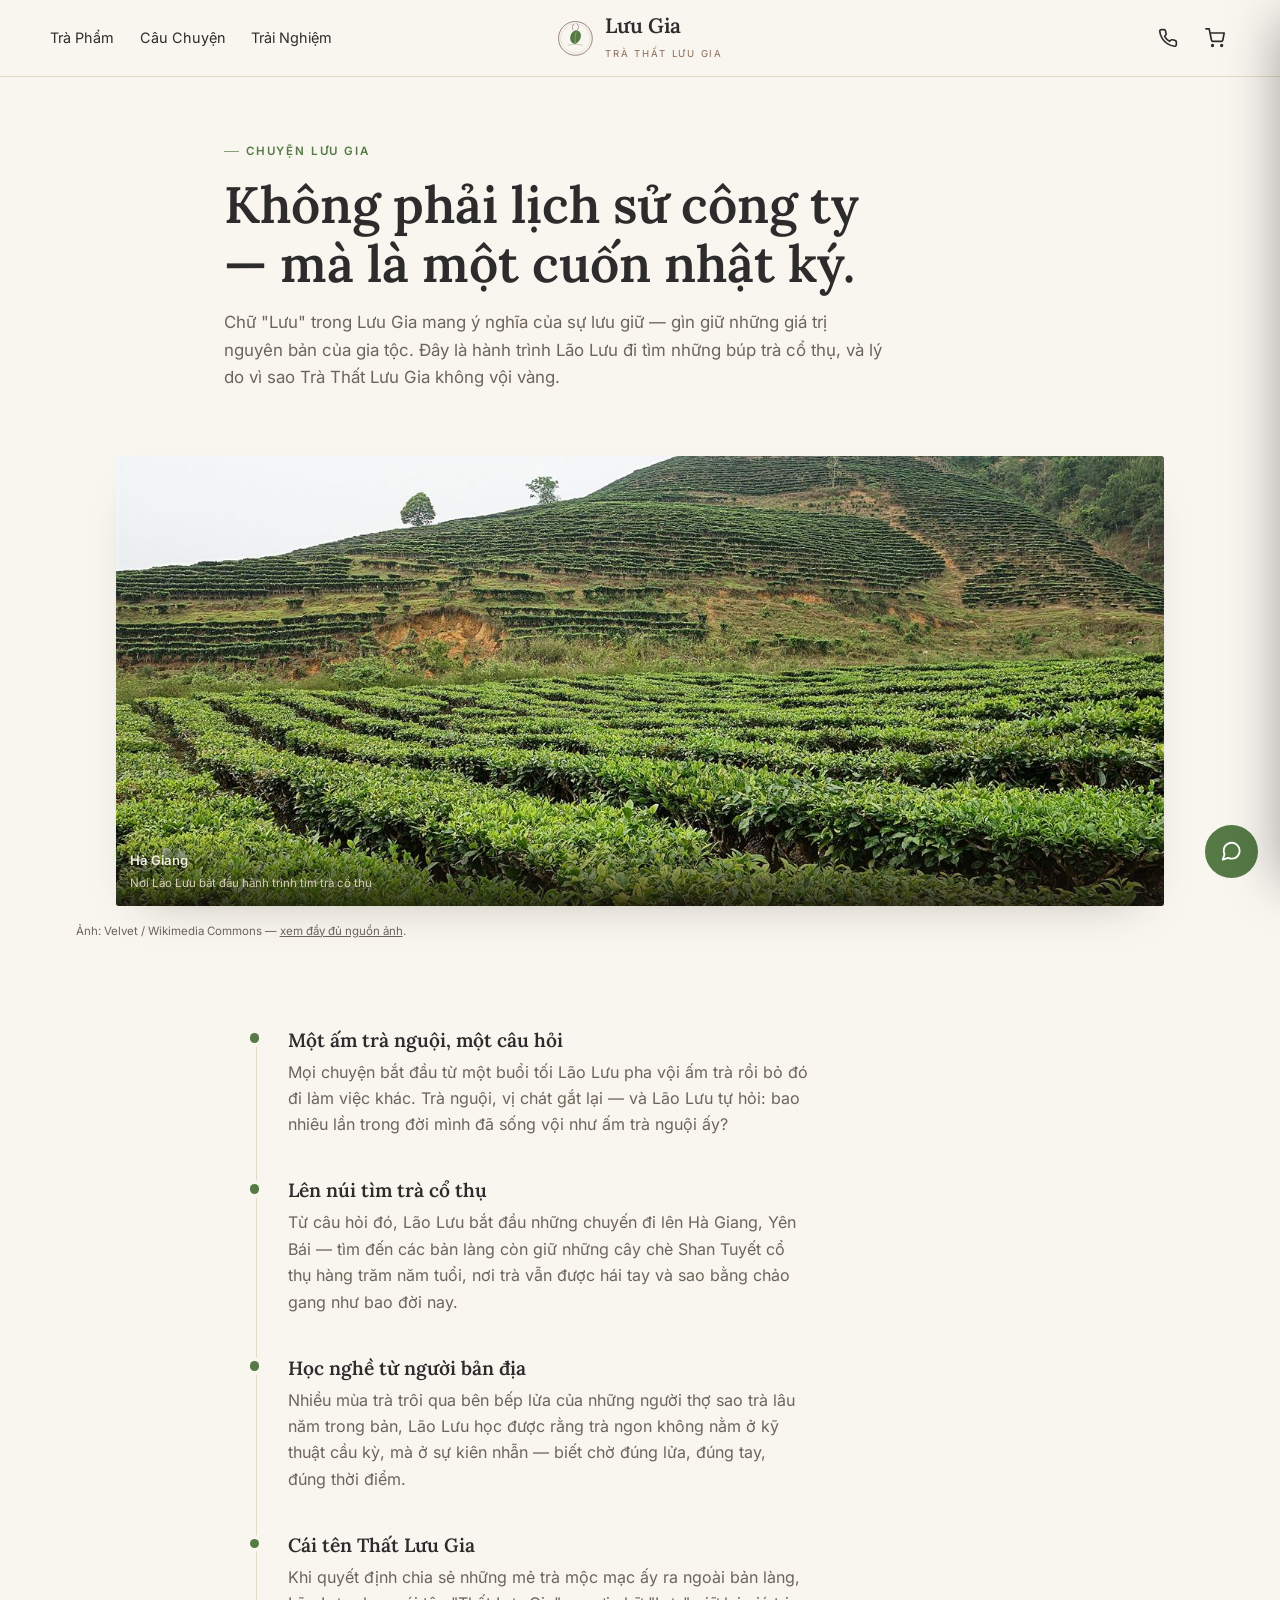
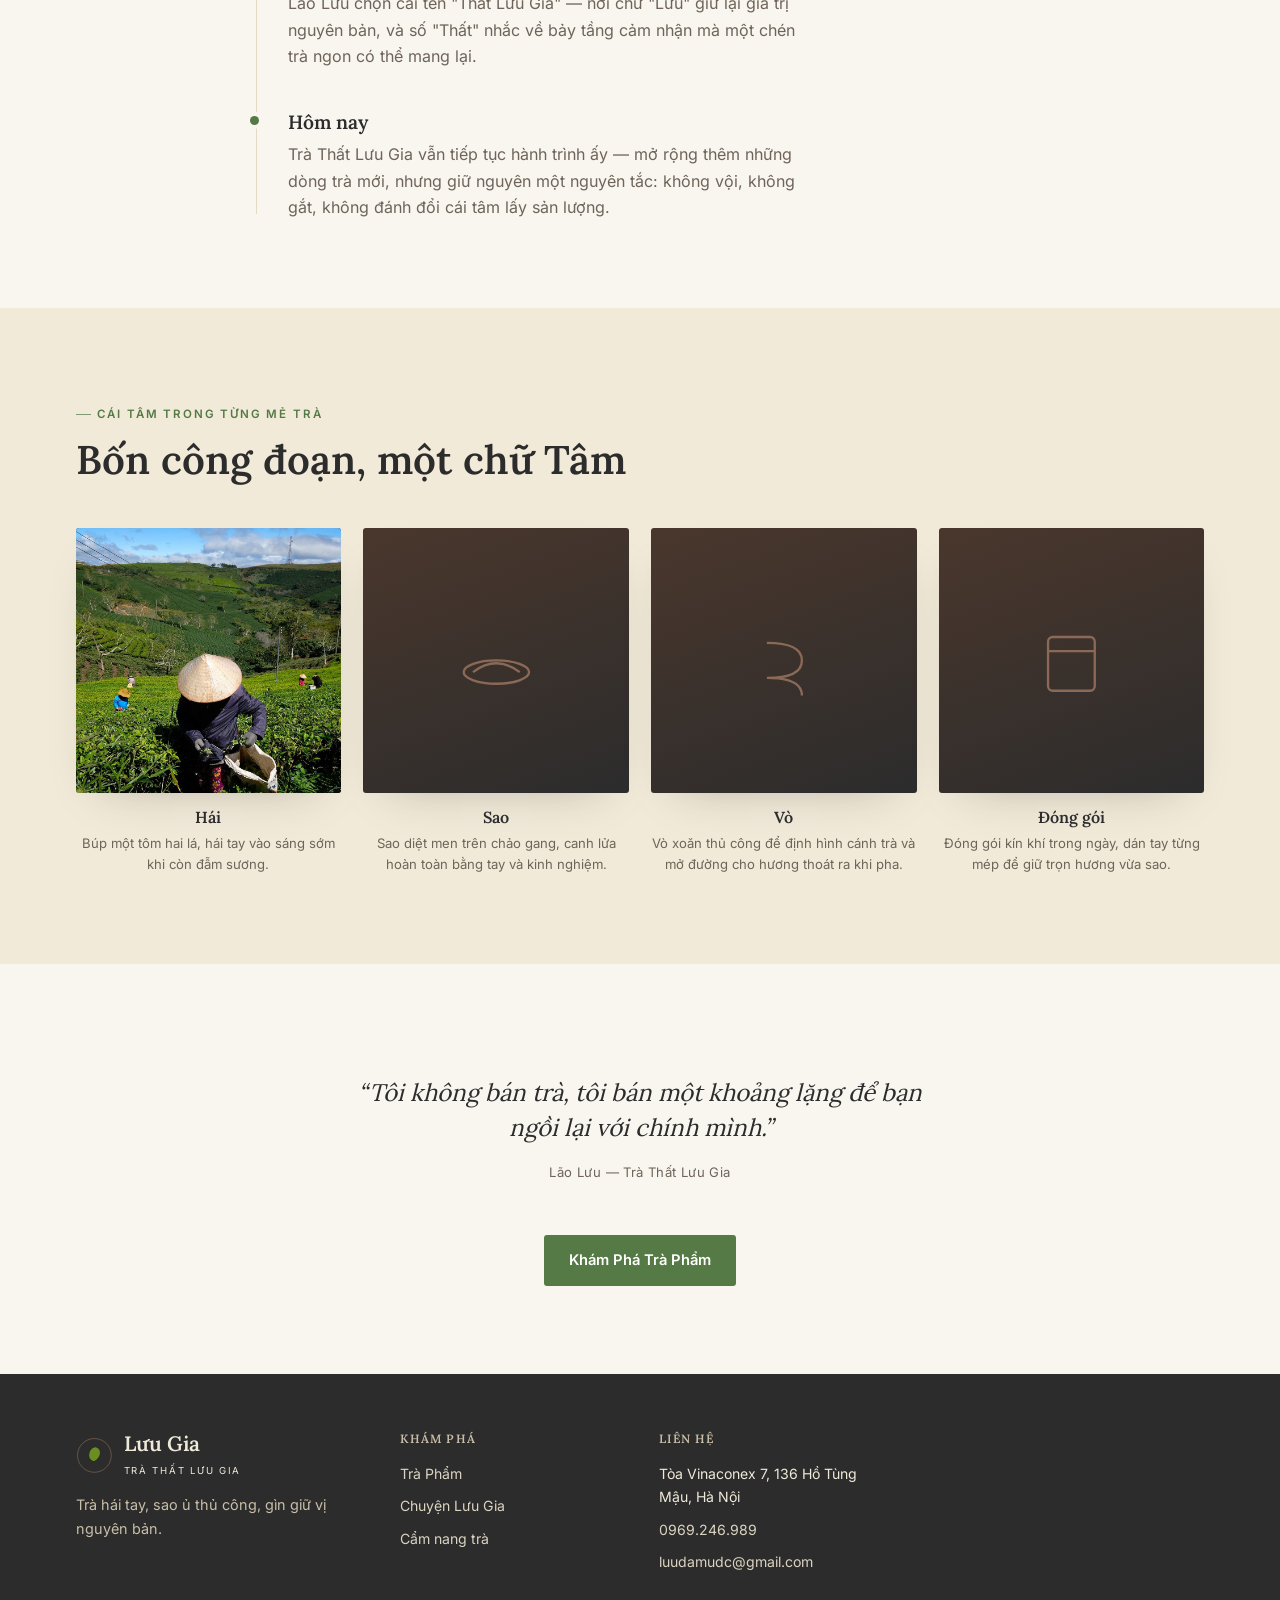
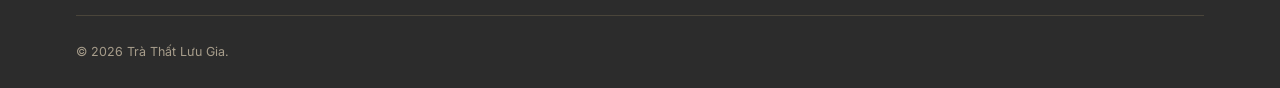
<file: chuyen-luu-gia.html>
<!doctype html>
<html lang="vi">
<head>
<meta charset="UTF-8">
<meta name="viewport" content="width=device-width, initial-scale=1">
<title>Chuyện Lưu Gia — Trà Thất Lưu Gia</title>
<meta name="description" content="Hành trình Lão Lưu đi tìm những búp trà cổ thụ, và câu chuyện đằng sau cái tên Thất Lưu Gia.">
<link rel="icon" href="data:image/svg+xml,<svg xmlns=%22http://www.w3.org/2000/svg%22 viewBox=%220 0 100 100%22><text y=%22.9em%22 font-size=%2290%22>🍃</text></svg>">
<link rel="stylesheet" href="assets/fonts.css">
<link rel="stylesheet" href="assets/style.css">
<style>
  .journal-hero{padding:3.5rem 0 2rem;max-width:52rem;}
  .journal-hero h1{font-size:clamp(2.1rem,1.8rem + 1.8vw,3.2rem);margin-top:.9rem;}

  .timeline{position:relative;padding-left:2.4rem;display:flex;flex-direction:column;gap:2.6rem;}
  .timeline::before{content:"";position:absolute;left:.4rem;top:.4rem;bottom:.4rem;width:1px;background:var(--line);}
  .timeline-item{position:relative;}
  .timeline-item::before{
    content:"";position:absolute;left:-2.4rem;top:.3rem;width:.6rem;height:.6rem;border-radius:50%;
    background:var(--accent);box-shadow:0 0 0 4px var(--bg);
  }
  .timeline-item h3{font-size:1.2rem;}
  .timeline-item p{color:var(--text-soft);margin-top:.5rem;max-width:52ch;}

  .process-grid{display:grid;grid-template-columns:repeat(4,1fr);gap:1.4rem;}
  .process-item{text-align:center;}
  .process-art{aspect-ratio:1/1;border-radius:var(--radius);background:linear-gradient(160deg,#4a372c,#2c2c2c);display:flex;align-items:center;justify-content:center;margin-bottom:.9rem;box-shadow:var(--shadow);}
  .process-art svg{width:44%;height:44%;}
  .process-item h4{font-size:1rem;}
  .process-item p{font-size:.82rem;color:var(--text-soft);margin-top:.4rem;}
  @media (max-width:820px){ .process-grid{grid-template-columns:repeat(2,1fr);} }
</style>
</head>
<body>

<header class="site-header" id="site-header">
  <div class="wrap header-inner">
    <ul class="nav-links">
      <li><a href="index.html#san-pham">Trà Phẩm</a></li>
      <li><a href="chuyen-luu-gia.html">Câu Chuyện</a></li>
      <li><a href="cam-nang-tra-chau-a.html">Trải Nghiệm</a></li>
    </ul>
    <a class="brand-lockup" href="index.html">
      <svg class="brandmark" viewBox="0 0 120 120" role="img" aria-label="Biểu trưng Trà Thất Lưu Gia">
        <circle cx="60" cy="60" r="55" fill="none" stroke="#5C4033" stroke-width="2"/>
        <circle cx="60" cy="60" r="48" fill="none" stroke="#5C4033" stroke-width="0.75" opacity="0.5"/>
        <path d="M35 82 Q60 76 85 82" fill="none" stroke="#5C4033" stroke-width="1.25" opacity="0.65"/>
        <path d="M60 78 C48 78 40 66 44 52 C47 40 58 32 66 34 C78 37 82 52 74 65 C70 71 65 76 60 78 Z" fill="#557A46"/>
        <path d="M60 76 C58 64 58 50 63 38" fill="none" stroke="#F9F6F0" stroke-width="1.1" opacity="0.85"/>
        <path d="M52 32 Q46 22 54 14" fill="none" stroke="#5C4033" stroke-width="1.5" stroke-linecap="round"/>
        <path d="M68 32 Q74 22 66 12" fill="none" stroke="#5C4033" stroke-width="1.5" stroke-linecap="round"/>
      </svg>
      <span><span class="brand-name">Lưu Gia</span><span class="brand-tag">Trà Thất Lưu Gia</span></span>
    </a>
    <div class="header-actions">
      <a class="icon-btn" href="tel:0969246989" aria-label="Gọi hotline"><svg viewBox="0 0 24 24" fill="none" stroke="currentColor" stroke-width="2" stroke-linecap="round" stroke-linejoin="round"><path d="M22 16.9v3a2 2 0 01-2.2 2 19.8 19.8 0 01-8.6-3.1 19.5 19.5 0 01-6-6 19.8 19.8 0 01-3.1-8.7A2 2 0 014.1 2h3a2 2 0 012 1.7c.1 1 .3 2 .6 2.9a2 2 0 01-.5 2.1L7.9 10a16 16 0 006 6l1.3-1.3a2 2 0 012.1-.5c.9.3 1.9.5 2.9.6a2 2 0 011.7 2z"/></svg></a>
      <button class="icon-btn" data-open-cart aria-label="Mở giỏ hàng">
        <svg viewBox="0 0 24 24" fill="none" stroke="currentColor" stroke-width="2" stroke-linecap="round" stroke-linejoin="round"><circle cx="9" cy="21" r="1"/><circle cx="20" cy="21" r="1"/><path d="M1 1h4l2.7 13.4a2 2 0 002 1.6h9.7a2 2 0 002-1.6L23 6H6"/></svg>
        <span class="cart-count">0</span>
      </button>
      <button class="nav-toggle" id="nav-toggle" aria-label="Mở menu" aria-expanded="false"><span></span></button>
    </div>
  </div>
</header>

<main>
  <div class="wrap journal-hero reveal">
    <span class="eyebrow">Chuyện Lưu Gia</span>
    <h1>Không phải lịch sử công ty — mà là một cuốn nhật ký.</h1>
    <p class="lede" style="margin-top:1rem;">Chữ "Lưu" trong Lưu Gia mang ý nghĩa của sự lưu giữ — gìn giữ những giá trị nguyên bản của gia tộc. Đây là hành trình Lão Lưu đi tìm những búp trà cổ thụ, và lý do vì sao Trà Thất Lưu Gia không vội vàng.</p>
  </div>

  <div class="wrap reveal" style="margin-top:2rem;">
    <figure class="region-photo" style="aspect-ratio:21/9;">
      <img src="assets/images/ha-giang-tea-trees.jpg" alt="Cây chè Shan Tuyết cổ thụ trên núi Hà Giang" loading="lazy">
      <figcaption>Hà Giang<span>Nơi Lão Lưu bắt đầu hành trình tìm trà cổ thụ</span></figcaption>
    </figure>
    <p class="photo-credit-line">Ảnh: Velvet / Wikimedia Commons — <a href="photo-credits.html">xem đầy đủ nguồn ảnh</a>.</p>
  </div>

  <section class="section">
    <div class="wrap" style="max-width:52rem;">
      <div class="timeline">
        <div class="timeline-item reveal">
          <h3>Một ấm trà nguội, một câu hỏi</h3>
          <p>Mọi chuyện bắt đầu từ một buổi tối Lão Lưu pha vội ấm trà rồi bỏ đó đi làm việc khác. Trà nguội, vị chát gắt lại — và Lão Lưu tự hỏi: bao nhiêu lần trong đời mình đã sống vội như ấm trà nguội ấy?</p>
        </div>
        <div class="timeline-item reveal">
          <h3>Lên núi tìm trà cổ thụ</h3>
          <p>Từ câu hỏi đó, Lão Lưu bắt đầu những chuyến đi lên Hà Giang, Yên Bái — tìm đến các bản làng còn giữ những cây chè Shan Tuyết cổ thụ hàng trăm năm tuổi, nơi trà vẫn được hái tay và sao bằng chảo gang như bao đời nay.</p>
        </div>
        <div class="timeline-item reveal">
          <h3>Học nghề từ người bản địa</h3>
          <p>Nhiều mùa trà trôi qua bên bếp lửa của những người thợ sao trà lâu năm trong bản, Lão Lưu học được rằng trà ngon không nằm ở kỹ thuật cầu kỳ, mà ở sự kiên nhẫn — biết chờ đúng lửa, đúng tay, đúng thời điểm.</p>
        </div>
        <div class="timeline-item reveal">
          <h3>Cái tên Thất Lưu Gia</h3>
          <p>Khi quyết định chia sẻ những mẻ trà mộc mạc ấy ra ngoài bản làng, Lão Lưu chọn cái tên "Thất Lưu Gia" — nơi chữ "Lưu" giữ lại giá trị nguyên bản, và số "Thất" nhắc về bảy tầng cảm nhận mà một chén trà ngon có thể mang lại.</p>
        </div>
        <div class="timeline-item reveal">
          <h3>Hôm nay</h3>
          <p>Trà Thất Lưu Gia vẫn tiếp tục hành trình ấy — mở rộng thêm những dòng trà mới, nhưng giữ nguyên một nguyên tắc: không vội, không gắt, không đánh đổi cái tâm lấy sản lượng.</p>
        </div>
      </div>
    </div>
  </section>

  <section class="section section-alt">
    <div class="wrap">
      <div class="section-head reveal">
        <span class="eyebrow">Cái tâm trong từng mẻ trà</span>
        <h2>Bốn công đoạn, một chữ Tâm</h2>
      </div>
      <div class="process-grid reveal">
        <div class="process-item">
          <div class="process-art has-photo" aria-hidden="true"><img src="assets/images/tea-harvest-1.jpg" alt="Hái chè thủ công" loading="lazy"></div>
          <h4>Hái</h4>
          <p>Búp một tôm hai lá, hái tay vào sáng sớm khi còn đẫm sương.</p>
        </div>
        <div class="process-item">
          <div class="process-art" aria-hidden="true"><svg viewBox="0 0 100 100"><ellipse cx="50" cy="60" rx="28" ry="10" fill="none" stroke="#8A6A57" stroke-width="2"/><path d="M30 60 Q50 45 70 60" fill="none" stroke="#8A6A57" stroke-width="2"/></svg></div>
          <h4>Sao</h4>
          <p>Sao diệt men trên chảo gang, canh lửa hoàn toàn bằng tay và kinh nghiệm.</p>
        </div>
        <div class="process-item">
          <div class="process-art" aria-hidden="true"><svg viewBox="0 0 100 100"><path d="M35 35 Q65 35 65 50 Q65 65 35 65 Q65 65 65 80" fill="none" stroke="#8A6A57" stroke-width="2"/></svg></div>
          <h4>Vò</h4>
          <p>Vò xoăn thủ công để định hình cánh trà và mở đường cho hương thoát ra khi pha.</p>
        </div>
        <div class="process-item">
          <div class="process-art" aria-hidden="true"><svg viewBox="0 0 100 100"><rect x="30" y="30" width="40" height="46" rx="4" fill="none" stroke="#8A6A57" stroke-width="2"/><path d="M30 42h40" stroke="#8A6A57" stroke-width="2"/></svg></div>
          <h4>Đóng gói</h4>
          <p>Đóng gói kín khí trong ngày, dán tay từng mép để giữ trọn hương vừa sao.</p>
        </div>
      </div>
    </div>
  </section>

  <section class="section">
    <div class="wrap" style="text-align:center;max-width:44rem;margin:0 auto;">
      <blockquote class="story-quote reveal">
        “Tôi không bán trà, tôi bán một khoảng lặng để bạn ngồi lại với chính mình.”
        <cite>Lão Lưu — Trà Thất Lưu Gia</cite>
      </blockquote>
      <a class="btn btn-primary" style="margin-top:1.8rem;" href="index.html#san-pham">Khám Phá Trà Phẩm</a>
    </div>
  </section>
</main>

<footer class="site-footer">
  <div class="wrap">
    <div class="footer-grid">
      <div class="footer-col">
        <a class="brand-lockup" href="index.html">
          <svg class="brandmark" viewBox="0 0 120 120" aria-hidden="true"><circle cx="60" cy="60" r="55" fill="none" stroke="#8A6A57" stroke-width="2"/><path d="M60 78 C48 78 40 66 44 52 C47 40 58 32 66 34 C78 37 82 52 74 65 C70 71 65 76 60 78 Z" fill="#6B8E23"/></svg>
          <span><span class="brand-name">Lưu Gia</span><span class="brand-tag">Trà Thất Lưu Gia</span></span>
        </a>
        <p class="footer-tagline">Trà hái tay, sao ủ thủ công, gìn giữ vị nguyên bản.</p>
      </div>
      <div class="footer-col"><h4>Khám phá</h4><ul>
        <li><a href="index.html#san-pham">Trà Phẩm</a></li>
        <li><a href="chuyen-luu-gia.html">Chuyện Lưu Gia</a></li>
        <li><a href="cam-nang-tra-chau-a.html">Cẩm nang trà</a></li>
      </ul></div>
      <div class="footer-col"><h4>Liên hệ</h4><ul>
        <li>Tòa Vinaconex 7, 136 Hồ Tùng Mậu, Hà Nội</li>
        <li><a href="tel:0969246989">0969.246.989</a></li>
        <li><a href="mailto:luudamudc@gmail.com">luudamudc@gmail.com</a></li>
      </ul></div>
    </div>
    <div class="footer-bottom"><span>© 2026 Trà Thất Lưu Gia.</span></div>
  </div>
</footer>

<div class="cart-drawer" id="cart-drawer" role="dialog" aria-label="Giỏ hàng">
  <div class="cart-drawer-head"><h3>Giỏ hàng của bạn</h3>
    <button class="icon-btn" data-close-cart aria-label="Đóng giỏ hàng"><svg viewBox="0 0 24 24" fill="none" stroke="currentColor" stroke-width="2" stroke-linecap="round"><path d="M18 6L6 18M6 6l12 12"/></svg></button>
  </div>
  <div class="cart-items" id="cart-items"></div>
  <div class="cart-drawer-foot">
    <div style="display:flex;justify-content:space-between;font-weight:600;"><span>Tạm tính</span><span id="cart-total">0₫</span></div>
    <p class="cart-note">Lưu Gia chưa hỗ trợ thanh toán trực tuyến — Lão Lưu sẽ liên hệ qua Zalo/hotline để xác nhận.</p>
    <a class="btn btn-primary btn-wide" href="https://zalo.me/84969246989" target="_blank" rel="noopener">Đặt hàng qua Zalo</a>
  </div>
</div>

<div class="chat-launcher" id="chat-launcher">
  <div class="chat-options" id="chat-options">
    <a class="chat-btn chat-messenger" href="https://m.me/Tinhtamtra1109" target="_blank" rel="noopener" aria-label="Chat qua Messenger">
      <span class="chat-icon" aria-hidden="true"><svg viewBox="0 0 36 36"><path d="M10.5 3v16.5h4.5v13.5l10.5-18h-6l6-12z" fill="#fff"/></svg></span><span>Messenger</span>
    </a>
    <a class="chat-btn chat-zalo" href="https://zalo.me/84969246989" target="_blank" rel="noopener" aria-label="Chat qua Zalo">
      <span class="chat-icon" aria-hidden="true"><svg viewBox="0 0 36 36"><text x="18" y="24" text-anchor="middle" font-family="Arial,sans-serif" font-size="17" font-weight="700" fill="#fff">Z</text></svg></span><span>Zalo</span>
    </a>
  </div>
  <button class="chat-toggle" id="chat-toggle" aria-expanded="false" aria-label="Mở khung chat">
    <svg class="icon-chat" viewBox="0 0 24 24" fill="none" stroke="currentColor" stroke-width="2" stroke-linecap="round" stroke-linejoin="round"><path d="M21 11.5a8.38 8.38 0 01-.9 3.8 8.5 8.5 0 01-7.6 4.7 8.38 8.38 0 01-3.8-.9L3 21l1.9-5.7a8.38 8.38 0 01-.9-3.8 8.5 8.5 0 014.7-7.6 8.38 8.38 0 013.8-.9h.5a8.48 8.48 0 018 8v.5z"/></svg>
    <svg class="icon-close" viewBox="0 0 24 24" fill="none" stroke="currentColor" stroke-width="2" stroke-linecap="round" stroke-linejoin="round"><path d="M18 6L6 18M6 6l12 12"/></svg>
  </button>
</div>

<script src="assets/site.js"></script>
</body>
</html>
</file>
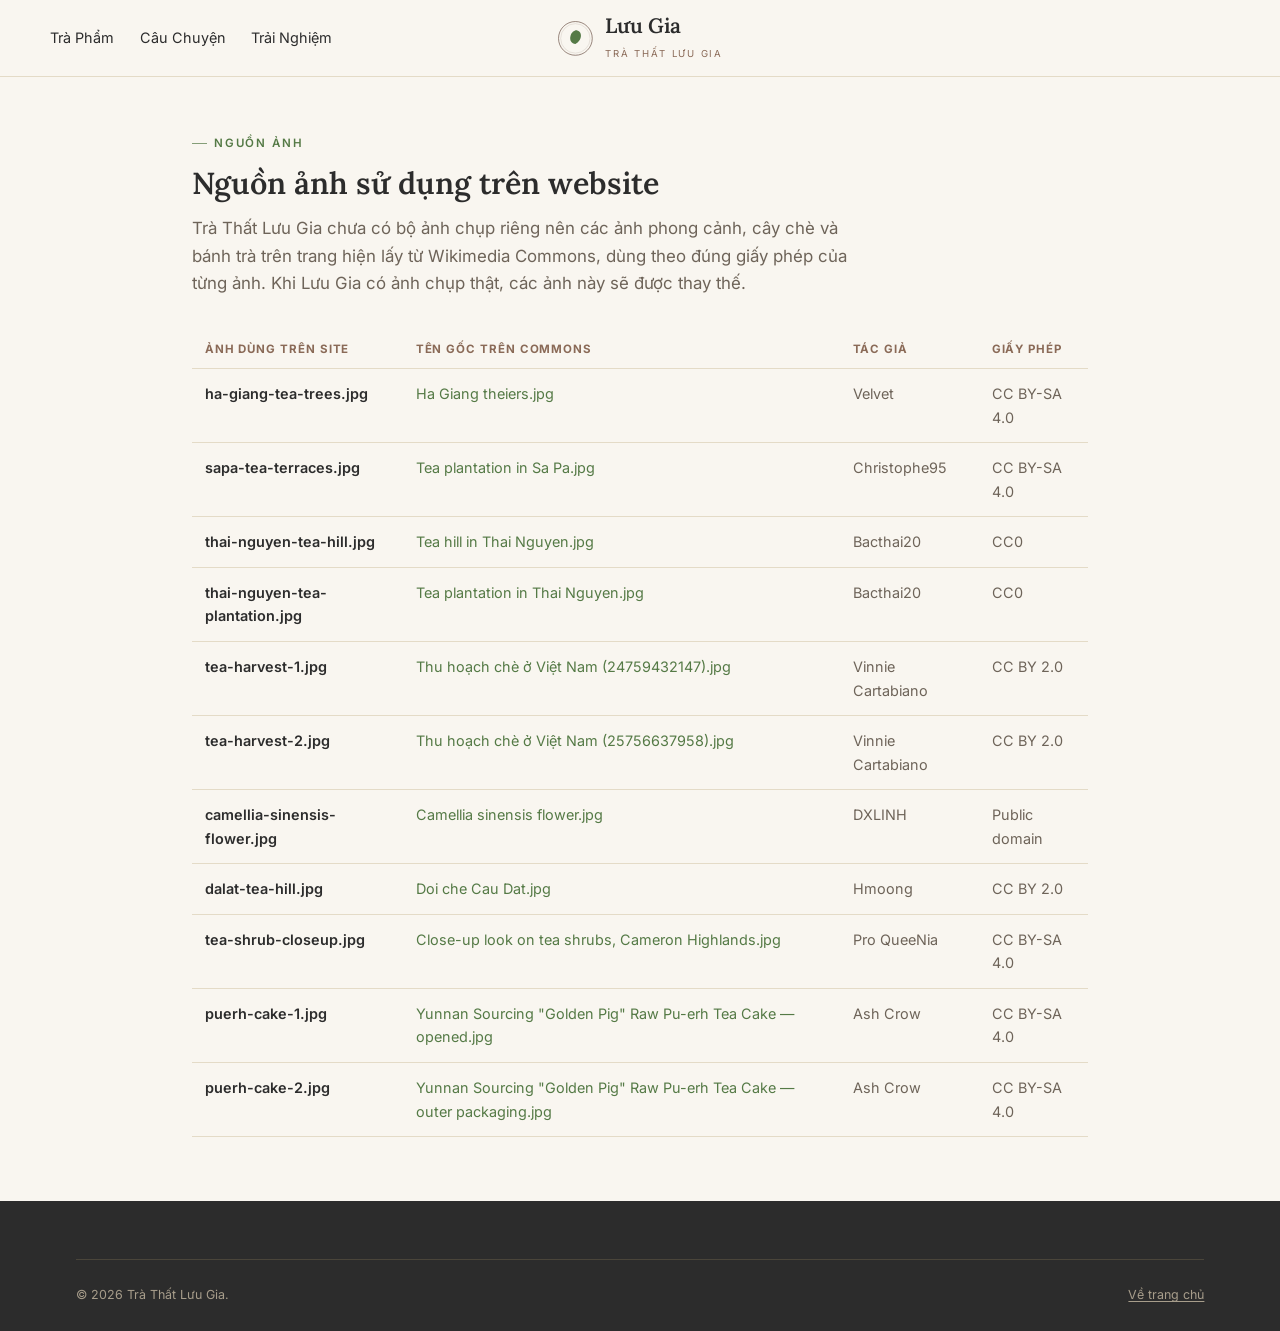
<file: photo-credits.html>
<!doctype html>
<html lang="vi">
<head>
<meta charset="UTF-8">
<meta name="viewport" content="width=device-width, initial-scale=1">
<title>Nguồn ảnh — Trà Thất Lưu Gia</title>
<meta name="robots" content="noindex">
<link rel="icon" href="data:image/svg+xml,<svg xmlns=%22http://www.w3.org/2000/svg%22 viewBox=%220 0 100 100%22><text y=%22.9em%22 font-size=%2290%22>🍃</text></svg>">
<link rel="stylesheet" href="assets/fonts.css">
<link rel="stylesheet" href="assets/style.css">
<style>
  .credit-table{width:100%;border-collapse:collapse;margin-top:2rem;font-size:.9rem;}
  .credit-table th{text-align:left;font-size:.72rem;letter-spacing:.08em;text-transform:uppercase;color:var(--wood-soft);padding:.6rem .8rem;border-bottom:1px solid var(--line);}
  .credit-table td{padding:.8rem;border-bottom:1px solid var(--line);vertical-align:top;color:var(--text-soft);}
  .credit-table td:first-child{color:var(--text);font-weight:600;}
  .credit-table a{color:var(--accent);text-decoration:none;}
  .credit-table a:hover{text-decoration:underline;}
  .table-wrap{overflow-x:auto;}
</style>
</head>
<body>

<header class="site-header" id="site-header">
  <div class="wrap header-inner">
    <ul class="nav-links">
      <li><a href="index.html#san-pham">Trà Phẩm</a></li>
      <li><a href="chuyen-luu-gia.html">Câu Chuyện</a></li>
      <li><a href="cam-nang-tra-chau-a.html">Trải Nghiệm</a></li>
    </ul>
    <a class="brand-lockup" href="index.html">
      <svg class="brandmark" viewBox="0 0 120 120" role="img" aria-label="Biểu trưng Trà Thất Lưu Gia">
        <circle cx="60" cy="60" r="55" fill="none" stroke="#5C4033" stroke-width="2"/>
        <circle cx="60" cy="60" r="48" fill="none" stroke="#5C4033" stroke-width="0.75" opacity="0.5"/>
        <path d="M60 78 C48 78 40 66 44 52 C47 40 58 32 66 34 C78 37 82 52 74 65 C70 71 65 76 60 78 Z" fill="#557A46"/>
      </svg>
      <span><span class="brand-name">Lưu Gia</span><span class="brand-tag">Trà Thất Lưu Gia</span></span>
    </a>
    <div class="header-actions"></div>
  </div>
</header>

<main>
  <div class="wrap" style="padding:3rem 0 4rem;max-width:56rem;">
    <span class="eyebrow">Nguồn ảnh</span>
    <h1 style="font-size:1.9rem;margin-top:.8rem;">Nguồn ảnh sử dụng trên website</h1>
    <p class="lede" style="margin-top:.9rem;">Trà Thất Lưu Gia chưa có bộ ảnh chụp riêng nên các ảnh phong cảnh, cây chè và bánh trà trên trang hiện lấy từ Wikimedia Commons, dùng theo đúng giấy phép của từng ảnh. Khi Lưu Gia có ảnh chụp thật, các ảnh này sẽ được thay thế.</p>

    <div class="table-wrap">
      <table class="credit-table">
        <thead><tr><th>Ảnh dùng trên site</th><th>Tên gốc trên Commons</th><th>Tác giả</th><th>Giấy phép</th></tr></thead>
        <tbody>
          <tr><td>ha-giang-tea-trees.jpg</td><td><a href="https://commons.wikimedia.org/wiki/File:Ha_Giang_theiers.jpg" target="_blank" rel="noopener">Ha Giang theiers.jpg</a></td><td>Velvet</td><td>CC BY-SA 4.0</td></tr>
          <tr><td>sapa-tea-terraces.jpg</td><td><a href="https://commons.wikimedia.org/wiki/File:Tea_plantation_in_Sa_Pa.jpg" target="_blank" rel="noopener">Tea plantation in Sa Pa.jpg</a></td><td>Christophe95</td><td>CC BY-SA 4.0</td></tr>
          <tr><td>thai-nguyen-tea-hill.jpg</td><td><a href="https://commons.wikimedia.org/wiki/File:Tea_hill_in_Thai_Nguyen.jpg" target="_blank" rel="noopener">Tea hill in Thai Nguyen.jpg</a></td><td>Bacthai20</td><td>CC0</td></tr>
          <tr><td>thai-nguyen-tea-plantation.jpg</td><td><a href="https://commons.wikimedia.org/wiki/File:Tea_plantation_in_Thai_Nguyen.jpg" target="_blank" rel="noopener">Tea plantation in Thai Nguyen.jpg</a></td><td>Bacthai20</td><td>CC0</td></tr>
          <tr><td>tea-harvest-1.jpg</td><td><a href="https://commons.wikimedia.org/wiki/File:Thu_ho%E1%BA%A1ch_ch%C3%A8_%E1%BB%9F_Vi%E1%BB%87t_Nam_(24759432147).jpg" target="_blank" rel="noopener">Thu hoạch chè ở Việt Nam (24759432147).jpg</a></td><td>Vinnie Cartabiano</td><td>CC BY 2.0</td></tr>
          <tr><td>tea-harvest-2.jpg</td><td><a href="https://commons.wikimedia.org/wiki/File:Thu_ho%E1%BA%A1ch_ch%C3%A8_%E1%BB%9F_Vi%E1%BB%87t_Nam_(25756637958).jpg" target="_blank" rel="noopener">Thu hoạch chè ở Việt Nam (25756637958).jpg</a></td><td>Vinnie Cartabiano</td><td>CC BY 2.0</td></tr>
          <tr><td>camellia-sinensis-flower.jpg</td><td><a href="https://commons.wikimedia.org/wiki/File:Camellia_sinensis_flower.jpg" target="_blank" rel="noopener">Camellia sinensis flower.jpg</a></td><td>DXLINH</td><td>Public domain</td></tr>
          <tr><td>dalat-tea-hill.jpg</td><td><a href="https://commons.wikimedia.org/wiki/File:Doi_che_Cau_Dat.jpg" target="_blank" rel="noopener">Doi che Cau Dat.jpg</a></td><td>Hmoong</td><td>CC BY 2.0</td></tr>
          <tr><td>tea-shrub-closeup.jpg</td><td><a href="https://commons.wikimedia.org/wiki/File:Close-up_look_on_tea_shrubs_at_BOH_Sungei_Palas_Tea_Plantation,_Cameron_Highlands.jpg" target="_blank" rel="noopener">Close-up look on tea shrubs, Cameron Highlands.jpg</a></td><td>Pro QueeNia</td><td>CC BY-SA 4.0</td></tr>
          <tr><td>puerh-cake-1.jpg</td><td><a href="https://commons.wikimedia.org/wiki/File:Yunnan_Sourcing_%22Golden_Pig%22_Raw_Pu-erh_Tea_Cake_-_opened_-_WikiTea_01.jpg" target="_blank" rel="noopener">Yunnan Sourcing "Golden Pig" Raw Pu-erh Tea Cake — opened.jpg</a></td><td>Ash Crow</td><td>CC BY-SA 4.0</td></tr>
          <tr><td>puerh-cake-2.jpg</td><td><a href="https://commons.wikimedia.org/wiki/File:Yunnan_Sourcing_%22Golden_Pig%22_Raw_Pu-erh_Tea_Cake_-_outer_packaging_-_WikiTea.jpg" target="_blank" rel="noopener">Yunnan Sourcing "Golden Pig" Raw Pu-erh Tea Cake — outer packaging.jpg</a></td><td>Ash Crow</td><td>CC BY-SA 4.0</td></tr>
        </tbody>
      </table>
    </div>
  </div>
</main>

<footer class="site-footer">
  <div class="wrap">
    <div class="footer-bottom"><span>© 2026 Trà Thất Lưu Gia.</span><span><a href="index.html" style="color:inherit;">Về trang chủ</a></span></div>
  </div>
</footer>

</body>
</html>
</file>
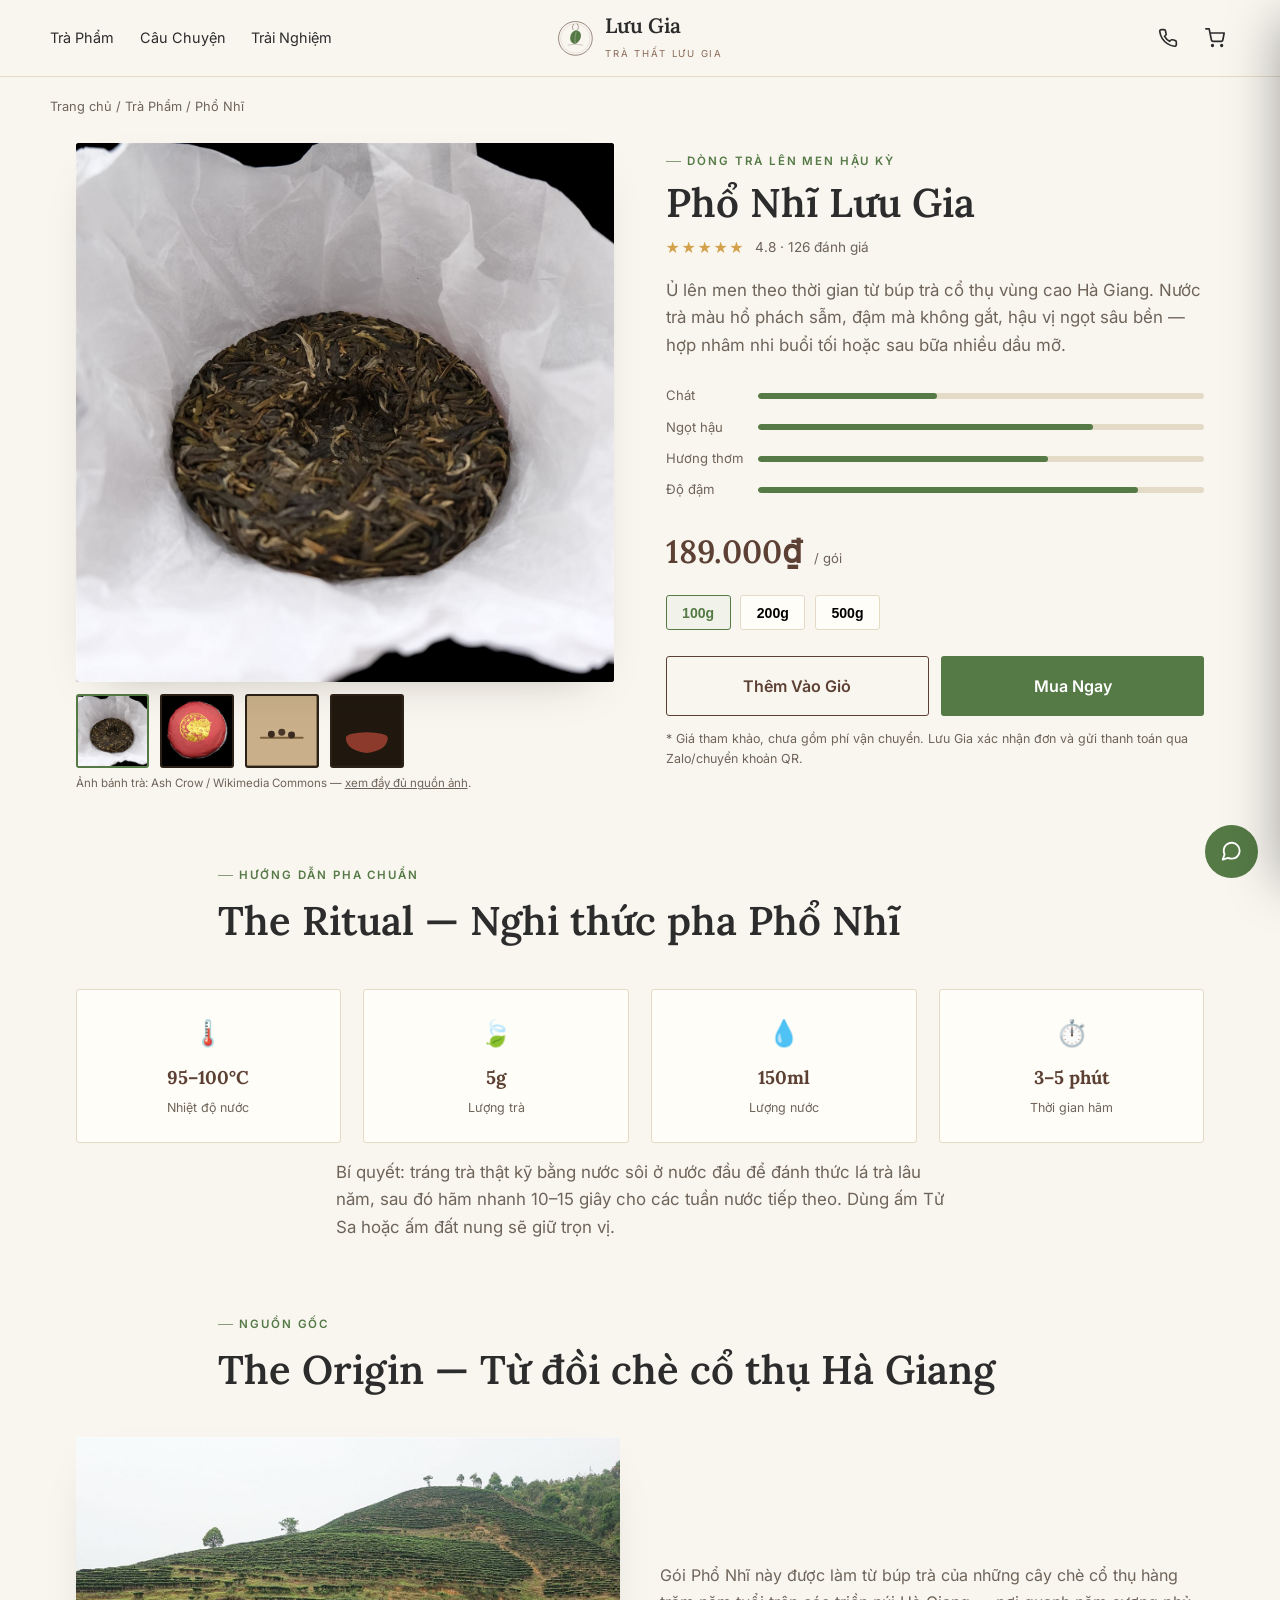
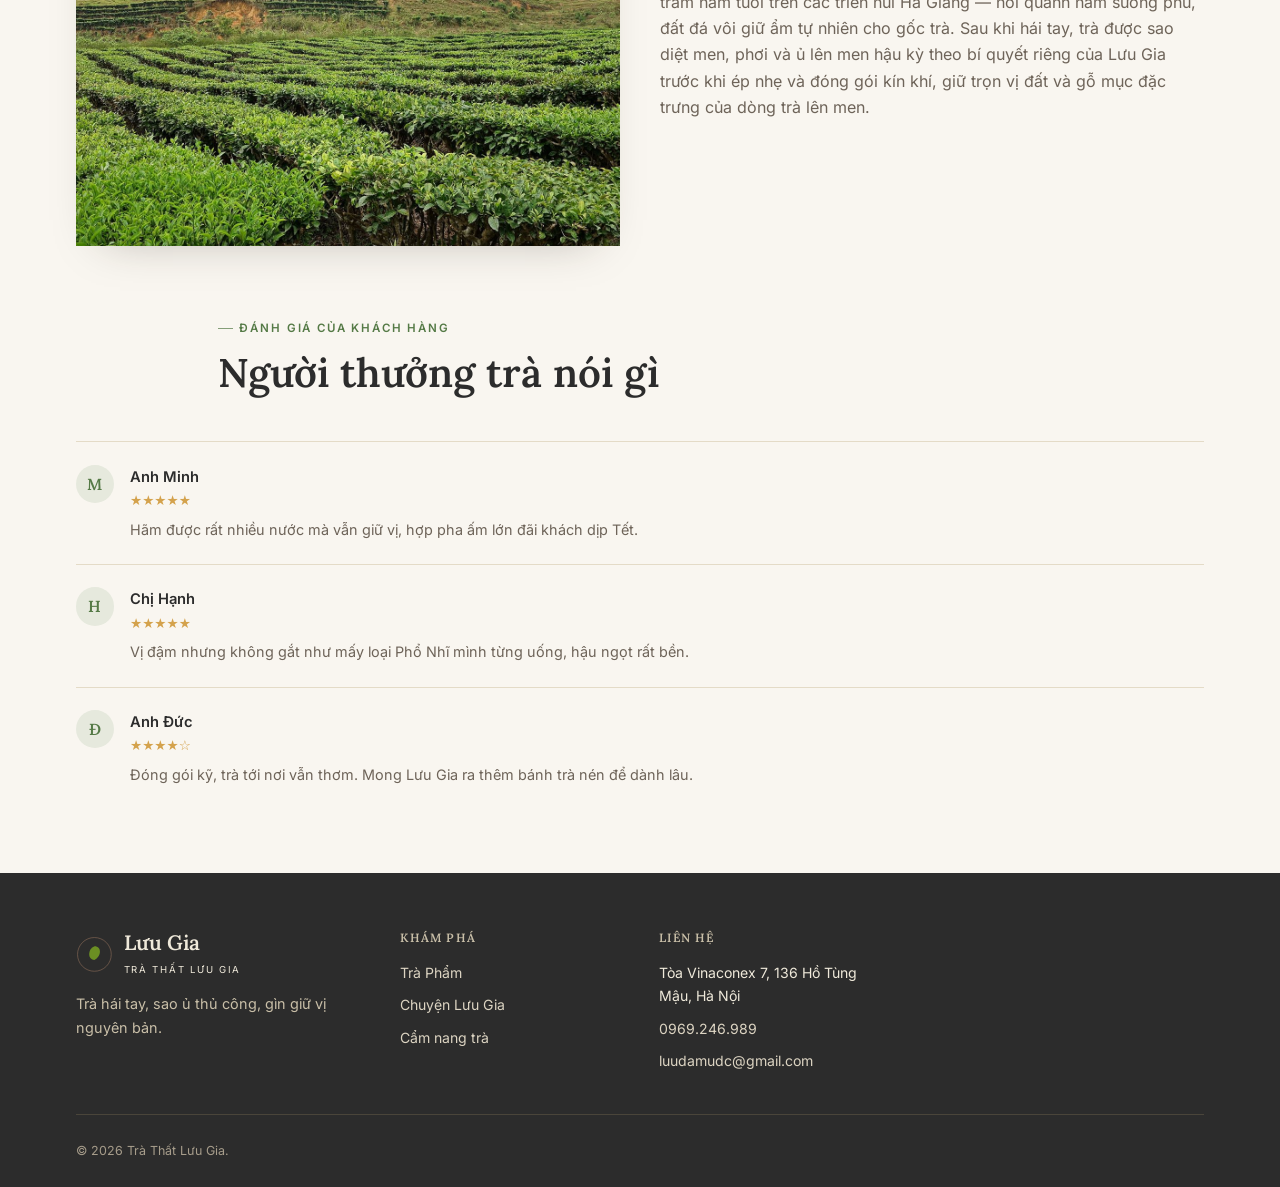
<file: san-pham/pho-nhi.html>
<!doctype html>
<html lang="vi">
<head>
<meta charset="UTF-8">
<meta name="viewport" content="width=device-width, initial-scale=1">
<title>Phổ Nhĩ — Trà Thất Lưu Gia</title>
<meta name="description" content="Trà Phổ Nhĩ Lưu Gia — ủ lên men từ búp trà cổ thụ Hà Giang, nước hổ phách sẫm, đậm mà không gắt, hậu vị ngọt sâu.">
<link rel="icon" href="data:image/svg+xml,<svg xmlns=%22http://www.w3.org/2000/svg%22 viewBox=%220 0 100 100%22><text y=%22.9em%22 font-size=%2290%22>🍃</text></svg>">
<link rel="stylesheet" href="../assets/fonts.css">
<link rel="stylesheet" href="../assets/style.css">
<style>
  .breadcrumb{font-size:.8rem;color:var(--text-soft);padding:1.2rem 0 0;}
  .breadcrumb a{color:var(--text-soft);text-decoration:none;}
  .breadcrumb a:hover{color:var(--accent);}

  .pdp{padding:1.6rem 0 4rem;}
  .pdp-grid{display:grid;grid-template-columns:1fr 1fr;gap:3.2rem;align-items:start;}

  .gallery-main{
    aspect-ratio:1/1;border-radius:var(--radius);overflow:hidden;background:#2c2117;
    box-shadow:var(--shadow);position:relative;cursor:zoom-in;
  }
  .gallery-main svg,.gallery-main img{width:100%;height:100%;object-fit:cover;transition:transform .35s ease;}
  .gallery-main:hover svg,.gallery-main:hover img{transform:scale(1.12);}
  .gallery-thumbs{display:flex;gap:.7rem;margin-top:.8rem;}
  .gallery-thumb{
    width:4.6rem;height:4.6rem;border-radius:var(--radius);overflow:hidden;background:#2c2117;
    border:2px solid transparent;cursor:pointer;padding:0;
  }
  .gallery-thumb.is-active{border-color:var(--accent);}
  .gallery-thumb svg,.gallery-thumb img{width:100%;height:100%;object-fit:cover;}

  .pdp-info h1{font-size:clamp(1.8rem,1.5rem + 1.4vw,2.5rem);}
  .stars{color:#D4A24C;font-size:1rem;letter-spacing:.1em;}
  .rating-row{display:flex;align-items:center;gap:.6rem;margin-top:.5rem;font-size:.85rem;color:var(--text-soft);}

  .tasting{margin-top:1.6rem;display:flex;flex-direction:column;gap:.6rem;}
  .tasting-row{display:grid;grid-template-columns:5rem 1fr;align-items:center;gap:.8rem;font-size:.82rem;color:var(--text-soft);}
  .tasting-bar{height:6px;border-radius:99px;background:var(--line);overflow:hidden;}
  .tasting-fill{height:100%;background:var(--accent);border-radius:99px;}

  .price-block{display:flex;align-items:baseline;gap:.8rem;margin-top:1.6rem;}
  .price-block .price-now{font-family:"Site Heading",serif;font-size:2rem;font-weight:600;color:var(--wood);}

  .weight-select{display:flex;gap:.6rem;margin-top:1rem;}
  .weight-opt{
    border:1px solid var(--line);border-radius:var(--radius);padding:.6em 1.1em;
    background:var(--card);cursor:pointer;font-size:.88rem;font-weight:600;
  }
  .weight-opt.is-active{border-color:var(--accent);color:var(--accent);background:color-mix(in srgb, var(--accent) 8%, var(--card));}

  .pdp-actions{display:flex;gap:.8rem;margin-top:1.6rem;}
  .pdp-actions .btn{flex:1;}

  .ritual-grid{display:grid;grid-template-columns:repeat(4,1fr);gap:1.4rem;margin-top:1.5rem;}
  .ritual-item{text-align:center;background:var(--card);border:1px solid var(--line);border-radius:var(--radius);padding:1.4rem 1rem;}
  .ritual-item .ritual-ico{font-size:1.6rem;margin-bottom:.5rem;}
  .ritual-item b{display:block;font-family:"Site Heading",serif;font-size:1.15rem;color:var(--wood);}
  .ritual-item span{font-size:.78rem;color:var(--text-soft);}

  .origin-block{display:grid;grid-template-columns:1fr 1fr;gap:2.5rem;align-items:center;}
  .origin-art{aspect-ratio:4/3;border-radius:var(--radius);background:linear-gradient(160deg,#4a5c3f,#2c3524);box-shadow:var(--shadow);}

  .review{border-top:1px solid var(--line);padding:1.4rem 0;display:flex;gap:1rem;}
  .review .avatar{width:2.4rem;height:2.4rem;border-radius:50%;background:color-mix(in srgb, var(--accent) 15%, var(--card));color:var(--accent);display:flex;align-items:center;justify-content:center;font-family:"Site Heading",serif;font-weight:600;flex-shrink:0;}
  .review-name{font-weight:600;font-size:.92rem;}
  .review-stars{color:#D4A24C;font-size:.85rem;}
  .review p{color:var(--text-soft);font-size:.9rem;margin-top:.4rem;}

  @media (max-width:900px){
    .pdp-grid{grid-template-columns:1fr;}
    .ritual-grid{grid-template-columns:repeat(2,1fr);}
    .origin-block{grid-template-columns:1fr;}
    .pdp{padding-bottom:6rem;}
  }
</style>
</head>
<body>

<header class="site-header" id="site-header">
  <div class="wrap header-inner">
    <ul class="nav-links">
      <li><a href="../index.html#san-pham">Trà Phẩm</a></li>
      <li><a href="../chuyen-luu-gia.html">Câu Chuyện</a></li>
      <li><a href="../cam-nang-tra-chau-a.html">Trải Nghiệm</a></li>
    </ul>
    <a class="brand-lockup" href="../index.html">
      <svg class="brandmark" viewBox="0 0 120 120" role="img" aria-label="Biểu trưng Trà Thất Lưu Gia">
        <circle cx="60" cy="60" r="55" fill="none" stroke="#5C4033" stroke-width="2"/>
        <circle cx="60" cy="60" r="48" fill="none" stroke="#5C4033" stroke-width="0.75" opacity="0.5"/>
        <path d="M35 82 Q60 76 85 82" fill="none" stroke="#5C4033" stroke-width="1.25" opacity="0.65"/>
        <path d="M60 78 C48 78 40 66 44 52 C47 40 58 32 66 34 C78 37 82 52 74 65 C70 71 65 76 60 78 Z" fill="#557A46"/>
        <path d="M60 76 C58 64 58 50 63 38" fill="none" stroke="#F9F6F0" stroke-width="1.1" opacity="0.85"/>
        <path d="M52 32 Q46 22 54 14" fill="none" stroke="#5C4033" stroke-width="1.5" stroke-linecap="round"/>
        <path d="M68 32 Q74 22 66 12" fill="none" stroke="#5C4033" stroke-width="1.5" stroke-linecap="round"/>
      </svg>
      <span><span class="brand-name">Lưu Gia</span><span class="brand-tag">Trà Thất Lưu Gia</span></span>
    </a>
    <div class="header-actions">
      <a class="icon-btn" href="tel:0969246989" aria-label="Gọi hotline"><svg viewBox="0 0 24 24" fill="none" stroke="currentColor" stroke-width="2" stroke-linecap="round" stroke-linejoin="round"><path d="M22 16.9v3a2 2 0 01-2.2 2 19.8 19.8 0 01-8.6-3.1 19.5 19.5 0 01-6-6 19.8 19.8 0 01-3.1-8.7A2 2 0 014.1 2h3a2 2 0 012 1.7c.1 1 .3 2 .6 2.9a2 2 0 01-.5 2.1L7.9 10a16 16 0 006 6l1.3-1.3a2 2 0 012.1-.5c.9.3 1.9.5 2.9.6a2 2 0 011.7 2z"/></svg></a>
      <button class="icon-btn" data-open-cart aria-label="Mở giỏ hàng">
        <svg viewBox="0 0 24 24" fill="none" stroke="currentColor" stroke-width="2" stroke-linecap="round" stroke-linejoin="round"><circle cx="9" cy="21" r="1"/><circle cx="20" cy="21" r="1"/><path d="M1 1h4l2.7 13.4a2 2 0 002 1.6h9.7a2 2 0 002-1.6L23 6H6"/></svg>
        <span class="cart-count">0</span>
      </button>
      <button class="nav-toggle" id="nav-toggle" aria-label="Mở menu" aria-expanded="false"><span></span></button>
    </div>
  </div>
</header>

<div class="wrap breadcrumb"><a href="../index.html">Trang chủ</a> / <a href="../index.html#san-pham">Trà Phẩm</a> / Phổ Nhĩ</div>

<main class="pdp">
  <div class="wrap pdp-grid">

    <!-- GALLERY -->
    <div>
      <div class="gallery-main" id="gallery-main">
        <img src="../assets/images/puerh-cake-1.jpg" alt="Bánh trà Phổ Nhĩ đã mở, lộ cánh trà ép" data-img="pack">
      </div>
      <div class="gallery-thumbs">
        <button class="gallery-thumb is-active" data-target="pack" aria-label="Ảnh bánh trà đã mở">
          <img src="../assets/images/puerh-cake-1.jpg" alt="">
        </button>
        <button class="gallery-thumb" data-target="wrap" aria-label="Ảnh bao bì bánh trà">
          <img src="../assets/images/puerh-cake-2.jpg" alt="">
        </button>
        <button class="gallery-thumb" data-target="leaf" aria-label="Ảnh cánh trà khô">
          <svg viewBox="0 0 100 100"><rect width="100" height="100" fill="#C9B08A"/><path d="M20 60 L80 60" stroke="#7a5f3d" stroke-width="3" stroke-linecap="round"/><circle cx="35" cy="55" r="5" fill="#3a2a1f"/><circle cx="50" cy="52" r="5" fill="#4a3628"/><circle cx="64" cy="56" r="5" fill="#3a2a1f"/></svg>
        </button>
        <button class="gallery-thumb" data-target="cup" aria-label="Ảnh chén trà pha">
          <svg viewBox="0 0 100 100"><rect width="100" height="100" fill="#20180f"/><ellipse cx="50" cy="60" rx="30" ry="8" fill="#8B3A2B"/><path d="M20 60 Q20 78 50 82 Q80 78 80 60" fill="#8B3A2B"/></svg>
        </button>
      </div>
      <p class="photo-credit-line">Ảnh bánh trà: Ash Crow / Wikimedia Commons — <a href="../photo-credits.html">xem đầy đủ nguồn ảnh</a>.</p>
    </div>

    <!-- INFO -->
    <div class="pdp-info">
      <span class="eyebrow">Dòng trà lên men hậu kỳ</span>
      <h1 style="margin-top:.6rem;">Phổ Nhĩ Lưu Gia</h1>
      <div class="rating-row"><span class="stars">★★★★★</span> 4.8 · 126 đánh giá</div>
      <p class="lede" style="margin-top:1rem;">Ủ lên men theo thời gian từ búp trà cổ thụ vùng cao Hà Giang. Nước trà màu hổ phách sẫm, đậm mà không gắt, hậu vị ngọt sâu bền — hợp nhâm nhi buổi tối hoặc sau bữa nhiều dầu mỡ.</p>

      <div class="tasting">
        <div class="tasting-row"><span>Chát</span><div class="tasting-bar"><div class="tasting-fill" style="width:40%"></div></div></div>
        <div class="tasting-row"><span>Ngọt hậu</span><div class="tasting-bar"><div class="tasting-fill" style="width:75%"></div></div></div>
        <div class="tasting-row"><span>Hương thơm</span><div class="tasting-bar"><div class="tasting-fill" style="width:65%"></div></div></div>
        <div class="tasting-row"><span>Độ đậm</span><div class="tasting-bar"><div class="tasting-fill" style="width:85%"></div></div></div>
      </div>

      <div class="price-block">
        <span class="price-now" id="pdp-price">189.000₫</span>
        <span style="font-size:.82rem;color:var(--text-soft);">/ gói</span>
      </div>

      <div class="weight-select" role="radiogroup" aria-label="Chọn khối lượng">
        <button class="weight-opt is-active" data-weight="100g" data-price="189000">100g</button>
        <button class="weight-opt" data-weight="200g" data-price="349000">200g</button>
        <button class="weight-opt" data-weight="500g" data-price="799000">500g</button>
      </div>

      <div class="pdp-actions" id="pdp-main-cta">
        <button class="btn btn-outline btn-wide" data-add-cart data-id="pho-nhi" data-name="Phổ Nhĩ" data-price="189000">Thêm Vào Giỏ</button>
        <a class="btn btn-primary btn-wide" href="https://zalo.me/84969246989" target="_blank" rel="noopener">Mua Ngay</a>
      </div>
      <p style="font-size:.78rem;color:var(--text-soft);margin-top:.8rem;">* Giá tham khảo, chưa gồm phí vận chuyển. Lưu Gia xác nhận đơn và gửi thanh toán qua Zalo/chuyển khoản QR.</p>
    </div>
  </div>

  <!-- RITUAL -->
  <section class="wrap section-head reveal" style="margin-top:4rem;">
    <span class="eyebrow">Hướng dẫn pha chuẩn</span>
    <h2>The Ritual — Nghi thức pha Phổ Nhĩ</h2>
  </section>
  <div class="wrap ritual-grid reveal">
    <div class="ritual-item"><div class="ritual-ico">🌡️</div><b>95–100°C</b><span>Nhiệt độ nước</span></div>
    <div class="ritual-item"><div class="ritual-ico">🍃</div><b>5g</b><span>Lượng trà</span></div>
    <div class="ritual-item"><div class="ritual-ico">💧</div><b>150ml</b><span>Lượng nước</span></div>
    <div class="ritual-item"><div class="ritual-ico">⏱️</div><b>3–5 phút</b><span>Thời gian hãm</span></div>
  </div>
  <p class="wrap lede reveal" style="margin-top:1rem;">Bí quyết: tráng trà thật kỹ bằng nước sôi ở nước đầu để đánh thức lá trà lâu năm, sau đó hãm nhanh 10–15 giây cho các tuần nước tiếp theo. Dùng ấm Tử Sa hoặc ấm đất nung sẽ giữ trọn vị.</p>

  <!-- ORIGIN -->
  <section class="wrap section-head reveal" style="margin-top:4rem;">
    <span class="eyebrow">Nguồn gốc</span>
    <h2>The Origin — Từ đồi chè cổ thụ Hà Giang</h2>
  </section>
  <div class="wrap origin-block reveal">
    <div class="origin-art has-photo" aria-hidden="true"><img src="../assets/images/ha-giang-tea-trees.jpg" alt="" loading="lazy" style="width:100%;height:100%;object-fit:cover;"></div>
    <p style="color:var(--text-soft);">Gói Phổ Nhĩ này được làm từ búp trà của những cây chè cổ thụ hàng trăm năm tuổi trên các triền núi Hà Giang — nơi quanh năm sương phủ, đất đá vôi giữ ẩm tự nhiên cho gốc trà. Sau khi hái tay, trà được sao diệt men, phơi và ủ lên men hậu kỳ theo bí quyết riêng của Lưu Gia trước khi ép nhẹ và đóng gói kín khí, giữ trọn vị đất và gỗ mục đặc trưng của dòng trà lên men.</p>
  </div>

  <!-- REVIEWS -->
  <section class="wrap section-head reveal" style="margin-top:4rem;">
    <span class="eyebrow">Đánh giá của khách hàng</span>
    <h2>Người thưởng trà nói gì</h2>
  </section>
  <div class="wrap reveal">
    <div class="review">
      <div class="avatar">M</div>
      <div><div class="review-name">Anh Minh</div><div class="review-stars">★★★★★</div><p>Hãm được rất nhiều nước mà vẫn giữ vị, hợp pha ấm lớn đãi khách dịp Tết.</p></div>
    </div>
    <div class="review">
      <div class="avatar">H</div>
      <div><div class="review-name">Chị Hạnh</div><div class="review-stars">★★★★★</div><p>Vị đậm nhưng không gắt như mấy loại Phổ Nhĩ mình từng uống, hậu ngọt rất bền.</p></div>
    </div>
    <div class="review">
      <div class="avatar">Đ</div>
      <div><div class="review-name">Anh Đức</div><div class="review-stars">★★★★☆</div><p>Đóng gói kỹ, trà tới nơi vẫn thơm. Mong Lưu Gia ra thêm bánh trà nén để dành lâu.</p></div>
    </div>
  </div>
</main>

<!-- STICKY MOBILE CTA -->
<div class="sticky-cta" id="sticky-cta">
  <span class="price" id="sticky-price">189.000₫</span>
  <a class="btn btn-primary btn-wide" href="https://zalo.me/84969246989" target="_blank" rel="noopener">Mua Ngay</a>
</div>

<footer class="site-footer">
  <div class="wrap">
    <div class="footer-grid">
      <div class="footer-col">
        <a class="brand-lockup" href="../index.html">
          <svg class="brandmark" viewBox="0 0 120 120" aria-hidden="true"><circle cx="60" cy="60" r="55" fill="none" stroke="#8A6A57" stroke-width="2"/><path d="M60 78 C48 78 40 66 44 52 C47 40 58 32 66 34 C78 37 82 52 74 65 C70 71 65 76 60 78 Z" fill="#6B8E23"/></svg>
          <span><span class="brand-name">Lưu Gia</span><span class="brand-tag">Trà Thất Lưu Gia</span></span>
        </a>
        <p class="footer-tagline">Trà hái tay, sao ủ thủ công, gìn giữ vị nguyên bản.</p>
      </div>
      <div class="footer-col"><h4>Khám phá</h4><ul>
        <li><a href="../index.html#san-pham">Trà Phẩm</a></li>
        <li><a href="../chuyen-luu-gia.html">Chuyện Lưu Gia</a></li>
        <li><a href="../cam-nang-tra-chau-a.html">Cẩm nang trà</a></li>
      </ul></div>
      <div class="footer-col"><h4>Liên hệ</h4><ul>
        <li>Tòa Vinaconex 7, 136 Hồ Tùng Mậu, Hà Nội</li>
        <li><a href="tel:0969246989">0969.246.989</a></li>
        <li><a href="mailto:luudamudc@gmail.com">luudamudc@gmail.com</a></li>
      </ul></div>
    </div>
    <div class="footer-bottom"><span>© 2026 Trà Thất Lưu Gia.</span></div>
  </div>
</footer>

<div class="cart-drawer" id="cart-drawer" role="dialog" aria-label="Giỏ hàng">
  <div class="cart-drawer-head"><h3>Giỏ hàng của bạn</h3>
    <button class="icon-btn" data-close-cart aria-label="Đóng giỏ hàng"><svg viewBox="0 0 24 24" fill="none" stroke="currentColor" stroke-width="2" stroke-linecap="round"><path d="M18 6L6 18M6 6l12 12"/></svg></button>
  </div>
  <div class="cart-items" id="cart-items"></div>
  <div class="cart-drawer-foot">
    <div style="display:flex;justify-content:space-between;font-weight:600;"><span>Tạm tính</span><span id="cart-total">0₫</span></div>
    <p class="cart-note">Lưu Gia chưa hỗ trợ thanh toán trực tuyến — Lão Lưu sẽ liên hệ qua Zalo/hotline để xác nhận.</p>
    <a class="btn btn-primary btn-wide" href="https://zalo.me/84969246989" target="_blank" rel="noopener">Đặt hàng qua Zalo</a>
  </div>
</div>

<div class="chat-launcher" id="chat-launcher">
  <div class="chat-options" id="chat-options">
    <a class="chat-btn chat-messenger" href="https://m.me/Tinhtamtra1109" target="_blank" rel="noopener" aria-label="Chat qua Messenger">
      <span class="chat-icon" aria-hidden="true"><svg viewBox="0 0 36 36"><path d="M10.5 3v16.5h4.5v13.5l10.5-18h-6l6-12z" fill="#fff"/></svg></span><span>Messenger</span>
    </a>
    <a class="chat-btn chat-zalo" href="https://zalo.me/84969246989" target="_blank" rel="noopener" aria-label="Chat qua Zalo">
      <span class="chat-icon" aria-hidden="true"><svg viewBox="0 0 36 36"><text x="18" y="24" text-anchor="middle" font-family="Arial,sans-serif" font-size="17" font-weight="700" fill="#fff">Z</text></svg></span><span>Zalo</span>
    </a>
  </div>
  <button class="chat-toggle" id="chat-toggle" aria-expanded="false" aria-label="Mở khung chat">
    <svg class="icon-chat" viewBox="0 0 24 24" fill="none" stroke="currentColor" stroke-width="2" stroke-linecap="round" stroke-linejoin="round"><path d="M21 11.5a8.38 8.38 0 01-.9 3.8 8.5 8.5 0 01-7.6 4.7 8.38 8.38 0 01-3.8-.9L3 21l1.9-5.7a8.38 8.38 0 01-.9-3.8 8.5 8.5 0 014.7-7.6 8.38 8.38 0 013.8-.9h.5a8.48 8.48 0 018 8v.5z"/></svg>
    <svg class="icon-close" viewBox="0 0 24 24" fill="none" stroke="currentColor" stroke-width="2" stroke-linecap="round" stroke-linejoin="round"><path d="M18 6L6 18M6 6l12 12"/></svg>
  </button>
</div>

<script src="../assets/site.js"></script>
<script>
  (function(){
    var thumbs = document.querySelectorAll('.gallery-thumb');
    var main = document.getElementById('gallery-main');
    var scenes = {
      pack: '<img src="../assets/images/puerh-cake-1.jpg" alt="Bánh trà Phổ Nhĩ đã mở, lộ cánh trà ép" data-img="pack">',
      wrap: '<img src="../assets/images/puerh-cake-2.jpg" alt="Bao bì bánh trà Phổ Nhĩ" data-img="wrap">',
      leaf: '<svg viewBox="0 0 300 300" data-img="leaf"><rect width="300" height="300" fill="#C9B08A"/><path d="M60 180 L240 180" stroke="#7a5f3d" stroke-width="6" stroke-linecap="round"/><circle cx="110" cy="165" r="14" fill="#3a2a1f"/><circle cx="150" cy="158" r="15" fill="#4a3628"/><circle cx="192" cy="168" r="14" fill="#3a2a1f"/><text x="150" y="250" text-anchor="middle" fill="#5c4033" font-family="Georgia,serif" font-size="16">Cánh trà khô trên muỗng tre</text></svg>',
      cup: '<svg viewBox="0 0 300 300" data-img="cup"><rect width="300" height="300" fill="#20180f"/><ellipse cx="150" cy="170" rx="90" ry="20" fill="#8B3A2B"/><path d="M60 170 Q60 235 150 245 Q240 235 240 170" fill="#8B3A2B"/><ellipse cx="150" cy="170" rx="90" ry="20" fill="none" stroke="#C9B08A" stroke-width="1.5" opacity=".6"/><text x="150" y="270" text-anchor="middle" fill="#C9B08A" font-family="Georgia,serif" font-size="16">Nước trà hổ phách sẫm</text></svg>'
    };
    thumbs.forEach(function(t){
      t.addEventListener('click', function(){
        thumbs.forEach(function(x){ x.classList.remove('is-active'); });
        t.classList.add('is-active');
        main.innerHTML = scenes[t.getAttribute('data-target')];
      });
    });

    var weightBtns = document.querySelectorAll('.weight-opt');
    var priceEl = document.getElementById('pdp-price');
    var stickyPriceEl = document.getElementById('sticky-price');
    var mainCartBtn = document.querySelector('#pdp-main-cta [data-add-cart]');
    function fmt(n){ return parseInt(n,10).toLocaleString('vi-VN') + '₫'; }
    weightBtns.forEach(function(b){
      b.addEventListener('click', function(){
        weightBtns.forEach(function(x){ x.classList.remove('is-active'); });
        b.classList.add('is-active');
        var price = b.getAttribute('data-price');
        priceEl.textContent = fmt(price);
        if (stickyPriceEl) stickyPriceEl.textContent = fmt(price);
        if (mainCartBtn) {
          mainCartBtn.setAttribute('data-price', price);
          mainCartBtn.setAttribute('data-name', 'Phổ Nhĩ ' + b.getAttribute('data-weight'));
        }
      });
    });
  })();
</script>
</body>
</html>
</file>
<file: assets/fonts.css>
@font-face{
  font-family:"Site Heading";
  font-style:normal;
  font-weight:300 700;
  font-display:swap;
  src:url([data-uri]) format("woff2");
  unicode-range:U+0000-00FF,U+0131,U+0152-0153,U+02BB-02BC,U+02C6,U+02DA,U+02DC,U+2000-206F,U+20AC,U+2122;
}
@font-face{
  font-family:"Site Heading";
  font-style:normal;
  font-weight:300 700;
  font-display:swap;
  src:url([data-uri]) format("woff2");
  unicode-range:U+0102-0103,U+0110-0111,U+0128-0129,U+0168-0169,U+01A0-01A1,U+01AF-01B0,U+0300-0301,U+0303-0304,U+0308-0309,U+0323,U+0329,U+1EA0-1EF9;
}
@font-face{
  font-family:"Site Body";
  font-style:normal;
  font-weight:100 900;
  font-display:swap;
  src:url([data-uri]) format("woff2");
  unicode-range:U+0000-00FF,U+0131,U+0152-0153,U+02BB-02BC,U+02C6,U+02DA,U+02DC,U+2000-206F,U+20AC,U+2122;
}
@font-face{
  font-family:"Site Body";
  font-style:normal;
  font-weight:100 900;
  font-display:swap;
  src:url([data-uri]) format("woff2");
  unicode-range:U+0102-0103,U+0110-0111,U+0128-0129,U+0168-0169,U+01A0-01A1,U+01AF-01B0,U+0300-0301,U+0303-0304,U+0308-0309,U+0323,U+0329,U+1EA0-1EF9;
}
</file>
<file: assets/style.css>
/* ===== Trà Thất Lưu Gia — shared design system ===== */
:root{
  --bg:#F9F6F0;
  --bg-alt:#F1EAD9;
  --card:#FFFDF8;
  --text:#2C2C2C;
  --text-soft:#6E6459;
  --accent:#557A46;
  --accent-hover:#44603A;
  --accent-light:#6B8E23;
  --wood:#5C4033;
  --wood-soft:#8A6A57;
  --line:#E4DBC7;
  --shadow:0 18px 45px -28px rgba(44,34,24,.35);
  --focus:#2C2C2C;
  --radius:3px;
}

*{box-sizing:border-box;}
html{scroll-behavior:smooth;}
@media (prefers-reduced-motion:reduce){ html{scroll-behavior:auto;} }

body{
  margin:0;
  background:var(--bg);
  color:var(--text);
  font-family:"Site Body",system-ui,sans-serif;
  font-size:16px;
  line-height:1.65;
  -webkit-font-smoothing:antialiased;
}
img,svg{display:block;max-width:100%;}
a{color:inherit;}
::selection{background:var(--accent);color:#fff;}

.wrap{max-width:1180px;margin:0 auto;padding:0 1.6rem;}

h1,h2,h3,h4{
  font-family:"Site Heading",Georgia,serif;
  font-weight:600;
  line-height:1.15;
  text-wrap:balance;
  margin:0;
  color:var(--text);
}
p{margin:0;}
.lede{max-width:60ch;color:var(--text-soft);font-size:1.05rem;}

.eyebrow{
  display:inline-flex;align-items:center;gap:.6em;
  font-family:"Site Body",sans-serif;font-weight:600;font-size:.72rem;
  letter-spacing:.16em;text-transform:uppercase;color:var(--accent);
}
.eyebrow::before{content:"";width:1.3em;height:1px;background:currentColor;opacity:.7;}

/* ---------- buttons ---------- */
.btn{
  display:inline-flex;align-items:center;justify-content:center;gap:.5em;
  font-family:"Site Body",sans-serif;font-weight:600;font-size:.92rem;
  padding:.85em 1.6em;border-radius:var(--radius);border:1px solid transparent;
  cursor:pointer;text-decoration:none;
  transition:background-color .2s ease,color .2s ease,border-color .2s ease,transform .15s ease;
}
.btn:focus-visible{outline:2px solid var(--focus);outline-offset:3px;}
.btn-primary{background:var(--accent);color:#fff;}
.btn-primary:hover{background:var(--accent-hover);transform:translateY(-1px);}
.btn-wide{width:100%;padding:1em 1.6em;font-size:1rem;}
.btn-outline{border-color:var(--wood);color:var(--wood);background:transparent;}
.btn-outline:hover{background:var(--wood);color:#fff;}
.btn-ghost{border-color:var(--line);color:var(--text);background:transparent;}
.btn-ghost:hover{border-color:var(--accent);color:var(--accent);}
.btn-sm{font-size:.82rem;padding:.6em 1.15em;}

/* ---------- brand ---------- */
.brandmark{width:2.3rem;height:2.3rem;flex-shrink:0;}
.brand-lockup{display:flex;align-items:center;gap:.7rem;text-decoration:none;color:var(--text);}
.brand-name{font-family:"Site Heading",serif;font-size:1.3rem;font-weight:600;line-height:1;}
.brand-tag{display:block;font-size:.6rem;letter-spacing:.18em;text-transform:uppercase;color:var(--wood-soft);margin-top:.3rem;}

/* ---------- header ---------- */
.site-header{
  position:sticky;top:0;z-index:40;
  background:color-mix(in srgb, var(--bg) 92%, transparent);
  backdrop-filter:blur(10px);
  border-bottom:1px solid var(--line);
}
.header-inner{display:grid;grid-template-columns:1fr auto 1fr;align-items:center;gap:1rem;padding:.9rem 0;}
.header-inner .brand-lockup{justify-self:center;}
.nav-links{display:flex;gap:1.6rem;list-style:none;margin:0;padding:0;font-size:.9rem;justify-self:start;}
.nav-links a{text-decoration:none;position:relative;padding:.2rem 0;}
.nav-links a::after{content:"";position:absolute;left:0;right:100%;bottom:-2px;height:1px;background:var(--accent);transition:right .25s ease;}
.nav-links a:hover::after,.nav-links a:focus-visible::after{right:0;}
.header-actions{display:flex;align-items:center;gap:1.1rem;justify-self:end;}
.icon-btn{background:none;border:none;cursor:pointer;color:var(--text);padding:.3rem;display:flex;position:relative;}
.icon-btn svg{width:1.25rem;height:1.25rem;}
.cart-count{
  position:absolute;top:-4px;right:-4px;background:var(--accent);color:#fff;
  font-size:.62rem;font-weight:700;width:1.1rem;height:1.1rem;border-radius:50%;
  display:flex;align-items:center;justify-content:center;
}
.nav-toggle{display:none;background:none;border:1px solid var(--line);border-radius:2px;width:2.3rem;height:2.3rem;align-items:center;justify-content:center;cursor:pointer;}
.nav-toggle span,.nav-toggle span::before,.nav-toggle span::after{content:"";display:block;width:1.1rem;height:1px;background:var(--text);position:relative;}
.nav-toggle span::before{position:absolute;top:-6px;}
.nav-toggle span::after{position:absolute;top:6px;}
@media (max-width:820px){
  .header-inner{grid-template-columns:auto 1fr auto;}
  .nav-links{display:none;}
  .site-header.nav-open .nav-links{
    display:flex;flex-direction:column;gap:0;position:absolute;top:100%;left:0;right:0;
    background:var(--bg);border-bottom:1px solid var(--line);padding:.5rem 1.6rem 1.2rem;
  }
  .site-header.nav-open .nav-links a{display:block;padding:.75rem 0;border-bottom:1px solid var(--line);}
  .nav-toggle{display:inline-flex;}
  .header-inner .brand-lockup{justify-self:start;order:-1;}
}

/* ---------- section rhythm ---------- */
.section{padding:5.5rem 0;}
.section-alt{background:var(--bg-alt);}
.section-head{max-width:56rem;margin-bottom:2.8rem;}
.section-head h2{font-size:clamp(1.8rem,1.5rem + 1.3vw,2.5rem);margin:.8rem 0 .9rem;}
.divider{border:none;border-top:1px solid var(--line);margin:0;}

/* ---------- trust badges ---------- */
.trust-strip{border-top:1px solid var(--line);border-bottom:1px solid var(--line);background:var(--card);}
.trust-strip .wrap{display:flex;flex-wrap:wrap;justify-content:center;gap:2.2rem;padding:1.1rem 1.6rem;}
.trust-item{display:flex;align-items:center;gap:.6rem;font-size:.86rem;color:var(--text-soft);font-weight:500;}
.trust-item .ico{font-size:1.15rem;}

/* ---------- product grid ---------- */
.product-grid{display:grid;grid-template-columns:repeat(4,1fr);gap:1.4rem;}
.product-card{
  background:var(--card);border:1px solid var(--line);border-radius:var(--radius);
  overflow:hidden;display:flex;flex-direction:column;box-shadow:var(--shadow);
  transition:transform .2s ease;text-decoration:none;color:var(--text);
}
.product-card:hover{transform:translateY(-4px);}
.product-media{
  aspect-ratio:4/5;background:linear-gradient(160deg,var(--wood) 0%,#3f2c23 100%);
  position:relative;display:flex;align-items:center;justify-content:center;overflow:hidden;
}
.product-media svg{width:52%;height:52%;opacity:.92;}
.product-media::after{
  content:"";position:absolute;inset:0;
  background:repeating-linear-gradient(115deg, rgba(255,255,255,.05) 0 2px, transparent 2px 10px);
}
.product-body{padding:1.1rem 1.2rem 1.3rem;display:flex;flex-direction:column;gap:.5rem;flex-grow:1;}
.product-name{font-size:1.05rem;}
.product-note{font-size:.82rem;color:var(--text-soft);flex-grow:1;}
.product-foot{display:flex;align-items:center;justify-content:space-between;margin-top:.4rem;}
.product-price{font-family:"Site Heading",serif;font-weight:600;color:var(--wood);}
.add-cart{
  background:none;border:1px solid var(--accent);color:var(--accent);border-radius:var(--radius);
  padding:.4em .8em;font-size:.78rem;font-weight:600;cursor:pointer;transition:background-color .15s ease,color .15s ease;
}
.add-cart:hover{background:var(--accent);color:#fff;}
@media (max-width:980px){ .product-grid{grid-template-columns:repeat(2,1fr);} }
@media (max-width:520px){ .product-grid{grid-template-columns:1fr 1fr;gap:.9rem;} }

/* ---------- story 50/50 ---------- */
.story-split{display:grid;grid-template-columns:1fr 1fr;gap:3rem;align-items:center;}
.story-portrait{
  aspect-ratio:4/5;border-radius:var(--radius);background:linear-gradient(150deg,#4a372c,#2c2c2c);
  display:flex;align-items:center;justify-content:center;box-shadow:var(--shadow);
}
.story-portrait svg{width:60%;height:60%;opacity:.9;}
.story-quote{font-family:"Site Heading",serif;font-style:italic;font-size:1.5rem;line-height:1.45;color:var(--text);}
.story-quote cite{display:block;margin-top:1.1rem;font-family:"Site Body",sans-serif;font-style:normal;font-size:.82rem;letter-spacing:.03em;color:var(--text-soft);}
@media (max-width:860px){ .story-split{grid-template-columns:1fr;} }

/* ---------- footer ---------- */
.site-footer{background:var(--text);color:#EFE9DA;padding:3.6rem 0 1.6rem;}
.site-footer .brand-name,.site-footer .brand-tag{color:#EFE9DA;}
.footer-grid{display:grid;grid-template-columns:1.3fr 1fr 1fr 1.3fr;gap:2.4rem;padding-bottom:2.6rem;}
.footer-col h4{font-size:.75rem;letter-spacing:.1em;text-transform:uppercase;color:#C9BFA8;margin:0 0 1rem;}
.footer-col ul{list-style:none;margin:0;padding:0;display:flex;flex-direction:column;gap:.6rem;font-size:.88rem;}
.footer-col ul a{text-decoration:none;color:#DCD4C2;}
.footer-col ul a:hover{color:#fff;}
.footer-tagline{max-width:30ch;color:#C9BFA8;font-size:.9rem;margin-top:.9rem;}
.signup-form{display:flex;gap:.5rem;margin-top:.9rem;}
.signup-form input{
  flex-grow:1;min-width:0;padding:.7em .9em;border-radius:var(--radius);border:1px solid #5A5347;
  background:#3A362D;color:#fff;font-family:"Site Body",sans-serif;font-size:.85rem;
}
.signup-form input::placeholder{color:#9C9384;}
.signup-form button{background:var(--accent-light);border:none;color:#1c1c1c;font-weight:700;padding:.7em 1.1em;border-radius:var(--radius);cursor:pointer;}
.signup-note{font-size:.76rem;color:#A79D8B;margin-top:.6rem;}
.footer-bottom{display:flex;justify-content:space-between;flex-wrap:wrap;gap:.7rem;padding-top:1.6rem;border-top:1px solid #4A453A;font-size:.78rem;color:#A79D8B;}
.footer-bottom a{color:#A79D8B;text-decoration:underline;text-underline-offset:.2em;}
.footer-bottom a:hover{color:#fff;}

/* ---------- real photography ---------- */
.region-gallery{display:grid;grid-template-columns:1.3fr 1fr 1fr;grid-template-rows:1fr 1fr;gap:.9rem;}
.region-photo{position:relative;border-radius:var(--radius);overflow:hidden;box-shadow:var(--shadow);}
.region-photo img{width:100%;height:100%;object-fit:cover;display:block;}
.region-photo.tall{grid-row:1/3;}
.region-photo figcaption{
  position:absolute;left:0;right:0;bottom:0;margin:0;padding:1rem .9rem .8rem;
  background:linear-gradient(to top, rgba(20,15,9,.75), transparent);
  color:#F3EEDF;font-size:.82rem;font-weight:600;
}
.region-photo figcaption span{display:block;font-weight:400;font-size:.72rem;color:#D8CFBB;margin-top:.15rem;}
@media (max-width:820px){
  .region-gallery{grid-template-columns:1fr 1fr;grid-template-rows:auto;}
  .region-photo.tall{grid-row:auto;}
  .region-photo{aspect-ratio:4/3;}
}
@media (max-width:520px){ .region-gallery{grid-template-columns:1fr;} }

.product-media.has-photo{background:#2c2117;}
.product-media.has-photo img{width:100%;height:100%;object-fit:cover;}

.process-art.has-photo{overflow:hidden;}
.process-art.has-photo img{width:100%;height:100%;object-fit:cover;}

.origin-art.has-photo{background-size:cover;background-position:center;}

.photo-credit-line{font-size:.72rem;color:var(--text-soft);margin-top:.4rem;}

/* ---------- chat launcher ---------- */
.chat-launcher{position:fixed;right:1.4rem;bottom:1.4rem;z-index:60;display:flex;flex-direction:column;align-items:flex-end;gap:.7rem;}
.chat-options{display:flex;flex-direction:column;align-items:flex-end;gap:.6rem;margin-bottom:.1rem;}
.chat-btn{
  display:flex;align-items:center;gap:.6rem;background:var(--card);border:1px solid var(--line);
  padding:.5rem .9rem .5rem .5rem;border-radius:999px;text-decoration:none;color:var(--text);
  font-size:.85rem;font-weight:600;box-shadow:var(--shadow);
  opacity:0;transform:translateY(8px) scale(.94);pointer-events:none;transition:opacity .2s ease,transform .2s ease;
}
.chat-launcher.is-open .chat-btn{opacity:1;transform:translateY(0) scale(1);pointer-events:auto;}
.chat-btn .chat-icon{width:2.1rem;height:2.1rem;border-radius:50%;flex-shrink:0;}
.chat-zalo .chat-icon{background:#0068ff;}
.chat-messenger .chat-icon{background:linear-gradient(135deg,#00b2ff,#006aff 45%,#b900e4);}
.chat-icon svg{width:100%;height:100%;}
.chat-toggle{
  width:3.3rem;height:3.3rem;border-radius:50%;border:none;cursor:pointer;
  background:var(--accent);color:#fff;box-shadow:var(--shadow);
  display:flex;align-items:center;justify-content:center;position:relative;
}
.chat-toggle:focus-visible{outline:2px solid var(--focus);outline-offset:3px;}
.chat-toggle svg{width:1.4rem;height:1.4rem;position:absolute;transition:opacity .18s ease,transform .18s ease;}
.chat-toggle .icon-close{opacity:0;transform:rotate(-45deg) scale(.7);}
.chat-launcher.is-open .chat-toggle .icon-close{opacity:1;transform:rotate(0) scale(1);}
.chat-launcher.is-open .chat-toggle .icon-chat{opacity:0;transform:rotate(45deg) scale(.7);}
@media (max-width:520px){ .chat-launcher{right:1rem;bottom:5.2rem;} .chat-btn span{display:none;} .chat-btn{padding:.4rem;} }

/* ---------- exit-intent popup ---------- */
.popup-overlay{
  position:fixed;inset:0;background:rgba(28,24,18,.55);z-index:80;
  display:flex;align-items:center;justify-content:center;padding:1.4rem;
  opacity:0;pointer-events:none;transition:opacity .25s ease;
}
.popup-overlay.is-open{opacity:1;pointer-events:auto;}
.popup-card{
  background:var(--bg);max-width:440px;width:100%;border-radius:var(--radius);
  padding:2.2rem 2rem;position:relative;box-shadow:0 30px 70px -20px rgba(0,0,0,.45);
  transform:translateY(10px);transition:transform .25s ease;
}
.popup-overlay.is-open .popup-card{transform:translateY(0);}
.popup-close{position:absolute;top:.8rem;right:.8rem;background:none;border:none;cursor:pointer;color:var(--text-soft);padding:.4rem;}
.popup-close svg{width:1.1rem;height:1.1rem;}
.popup-card h3{font-size:1.4rem;margin-bottom:.7rem;}
.popup-card p{color:var(--text-soft);font-size:.92rem;margin-bottom:1.3rem;}
.popup-code{
  display:flex;align-items:center;justify-content:space-between;gap:.6rem;
  border:1px dashed var(--wood-soft);border-radius:var(--radius);padding:.7em 1em;
  font-family:"Site Heading",serif;font-weight:600;letter-spacing:.05em;color:var(--wood);margin-bottom:1.2rem;
}
@media (prefers-reduced-motion:reduce){ .popup-overlay,.popup-card{transition:none;} }

/* ---------- mini cart drawer ---------- */
.cart-drawer{
  position:fixed;top:0;right:0;bottom:0;width:min(380px,100%);background:var(--bg);
  z-index:90;box-shadow:-20px 0 50px -20px rgba(0,0,0,.35);
  transform:translateX(100%);transition:transform .25s ease;
  display:flex;flex-direction:column;
}
.cart-drawer.is-open{transform:translateX(0);}
.cart-drawer-head{display:flex;align-items:center;justify-content:space-between;padding:1.2rem 1.4rem;border-bottom:1px solid var(--line);}
.cart-drawer-head h3{font-size:1.15rem;}
.cart-items{flex-grow:1;overflow-y:auto;padding:1rem 1.4rem;display:flex;flex-direction:column;gap:.9rem;}
.cart-item{display:flex;gap:.8rem;align-items:center;font-size:.88rem;}
.cart-item-swatch{width:2.6rem;height:2.6rem;border-radius:var(--radius);background:var(--wood);flex-shrink:0;}
.cart-item-info{flex-grow:1;}
.cart-item-remove{background:none;border:none;color:var(--text-soft);cursor:pointer;font-size:.78rem;text-decoration:underline;padding:0;}
.cart-empty{color:var(--text-soft);font-size:.88rem;padding:1rem 0;}
.cart-drawer-foot{padding:1.2rem 1.4rem;border-top:1px solid var(--line);display:flex;flex-direction:column;gap:.7rem;}
.cart-note{font-size:.76rem;color:var(--text-soft);}
@media (prefers-reduced-motion:reduce){ .cart-drawer{transition:none;} }

/* ---------- sticky mobile CTA (PDP) ---------- */
.sticky-cta{
  position:fixed;left:0;right:0;bottom:0;z-index:55;background:var(--card);
  border-top:1px solid var(--line);padding:.7rem 1rem;display:none;
  align-items:center;gap:.8rem;box-shadow:0 -10px 30px -20px rgba(0,0,0,.3);
}
.sticky-cta .price{font-family:"Site Heading",serif;font-weight:600;color:var(--wood);white-space:nowrap;}
@media (max-width:760px){ .sticky-cta.is-visible{display:flex;} }

/* ---------- reveal ---------- */
.reveal{opacity:0;transform:translateY(14px);transition:opacity .6s ease,transform .6s ease;}
.reveal.is-visible{opacity:1;transform:translateY(0);}
@media (prefers-reduced-motion:reduce){ .reveal{opacity:1;transform:none;transition:none;} }
</file>
